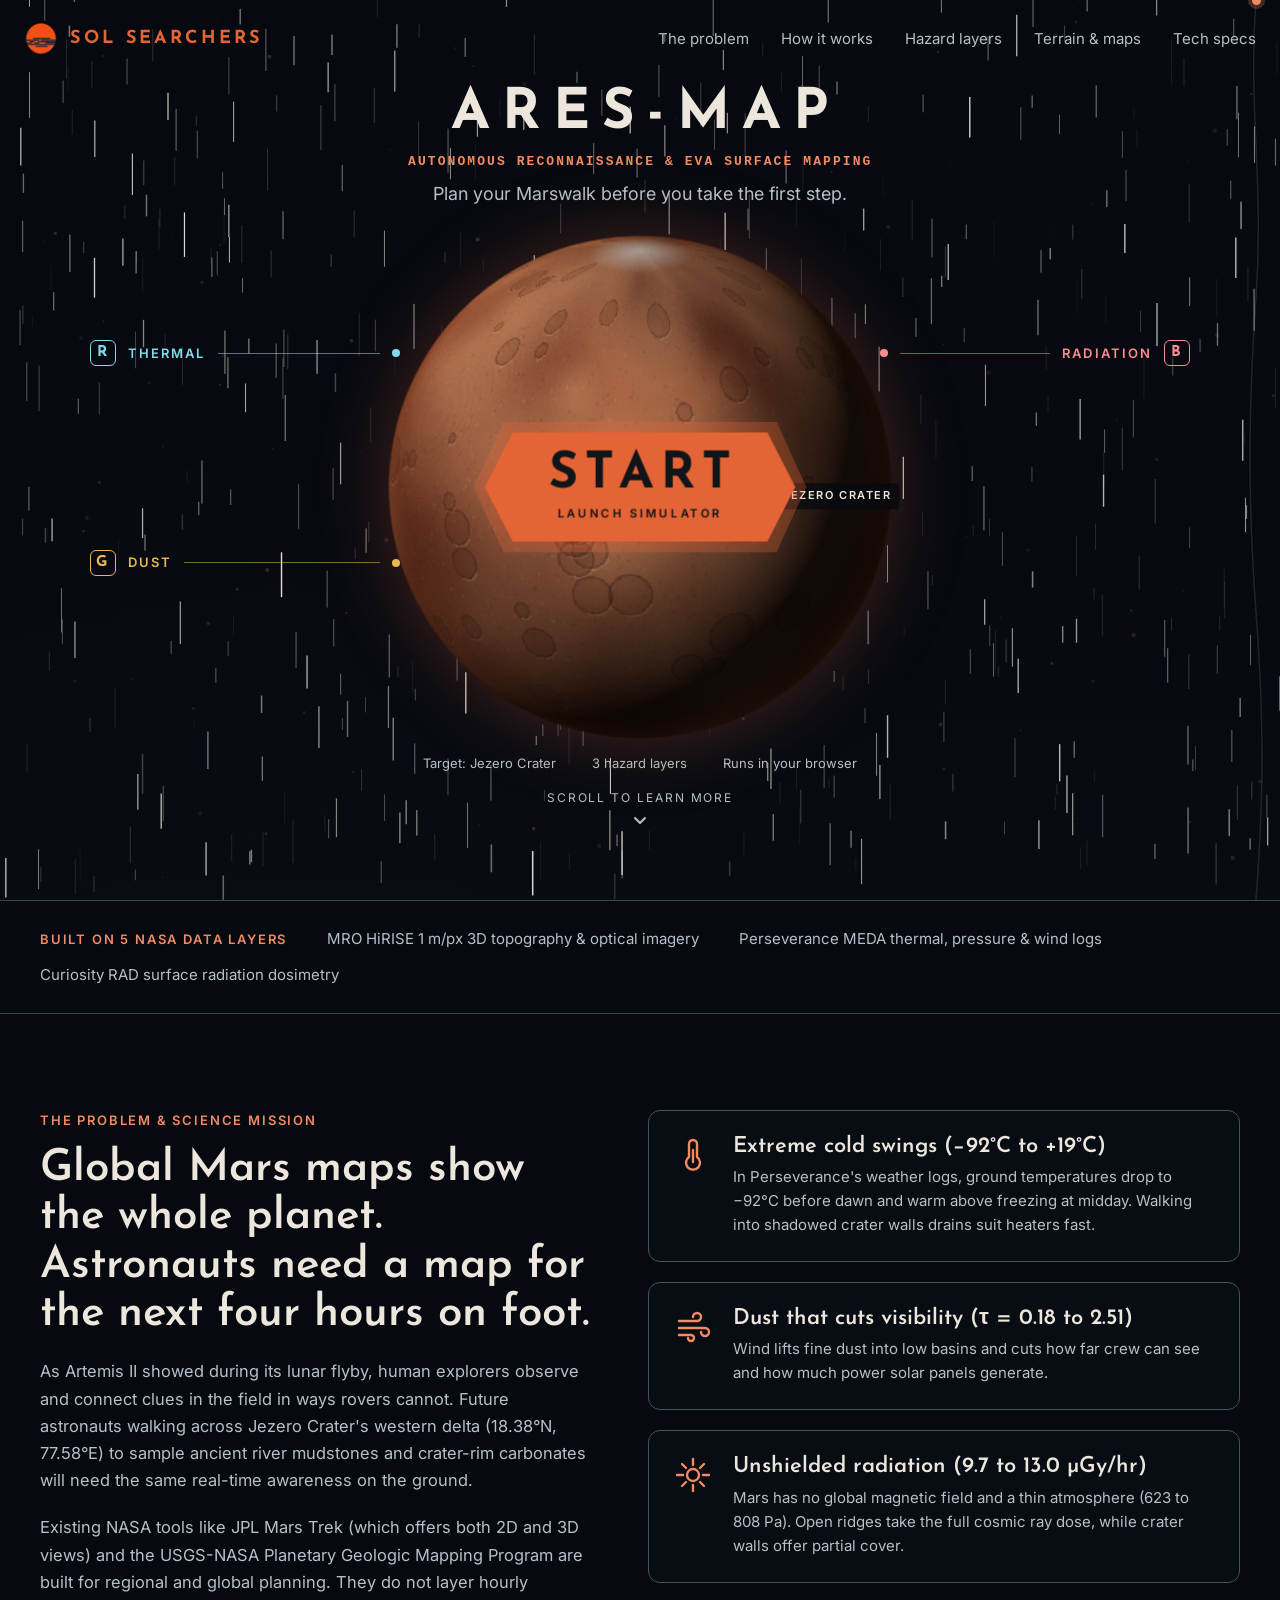
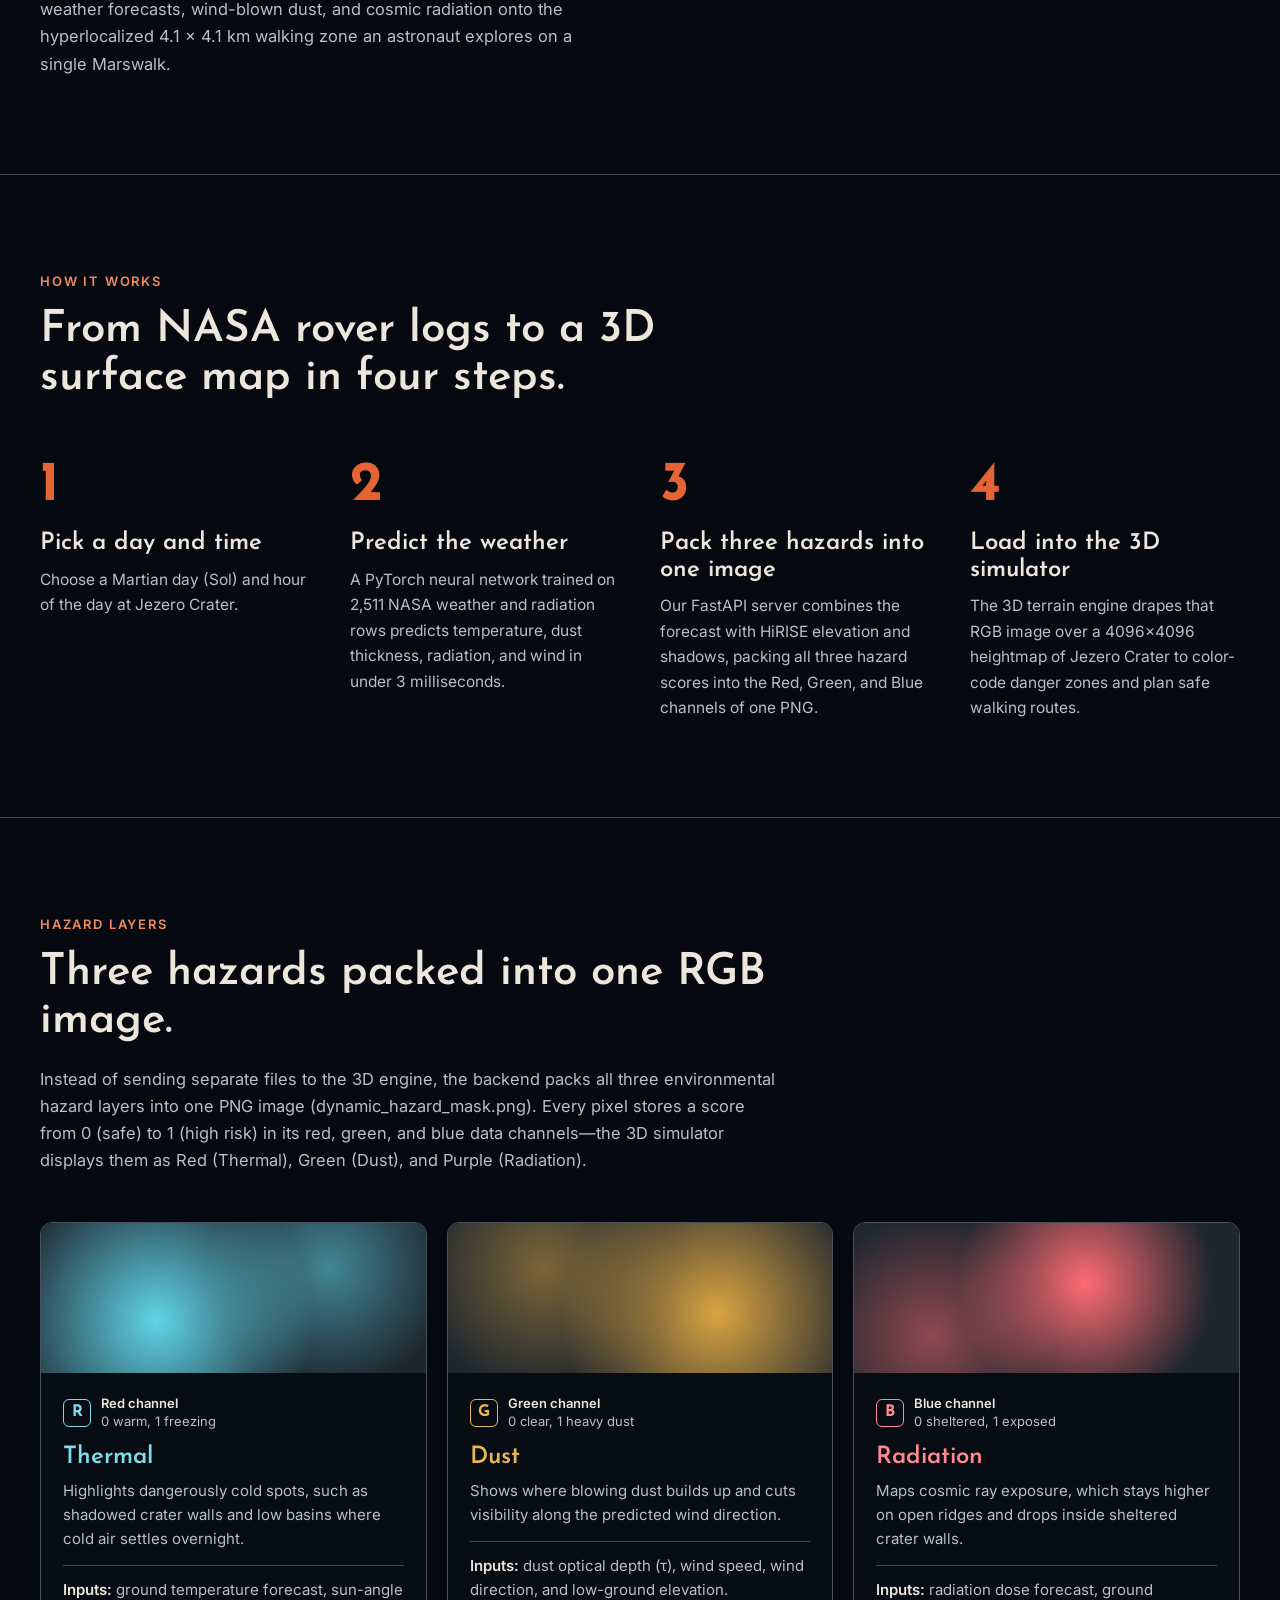
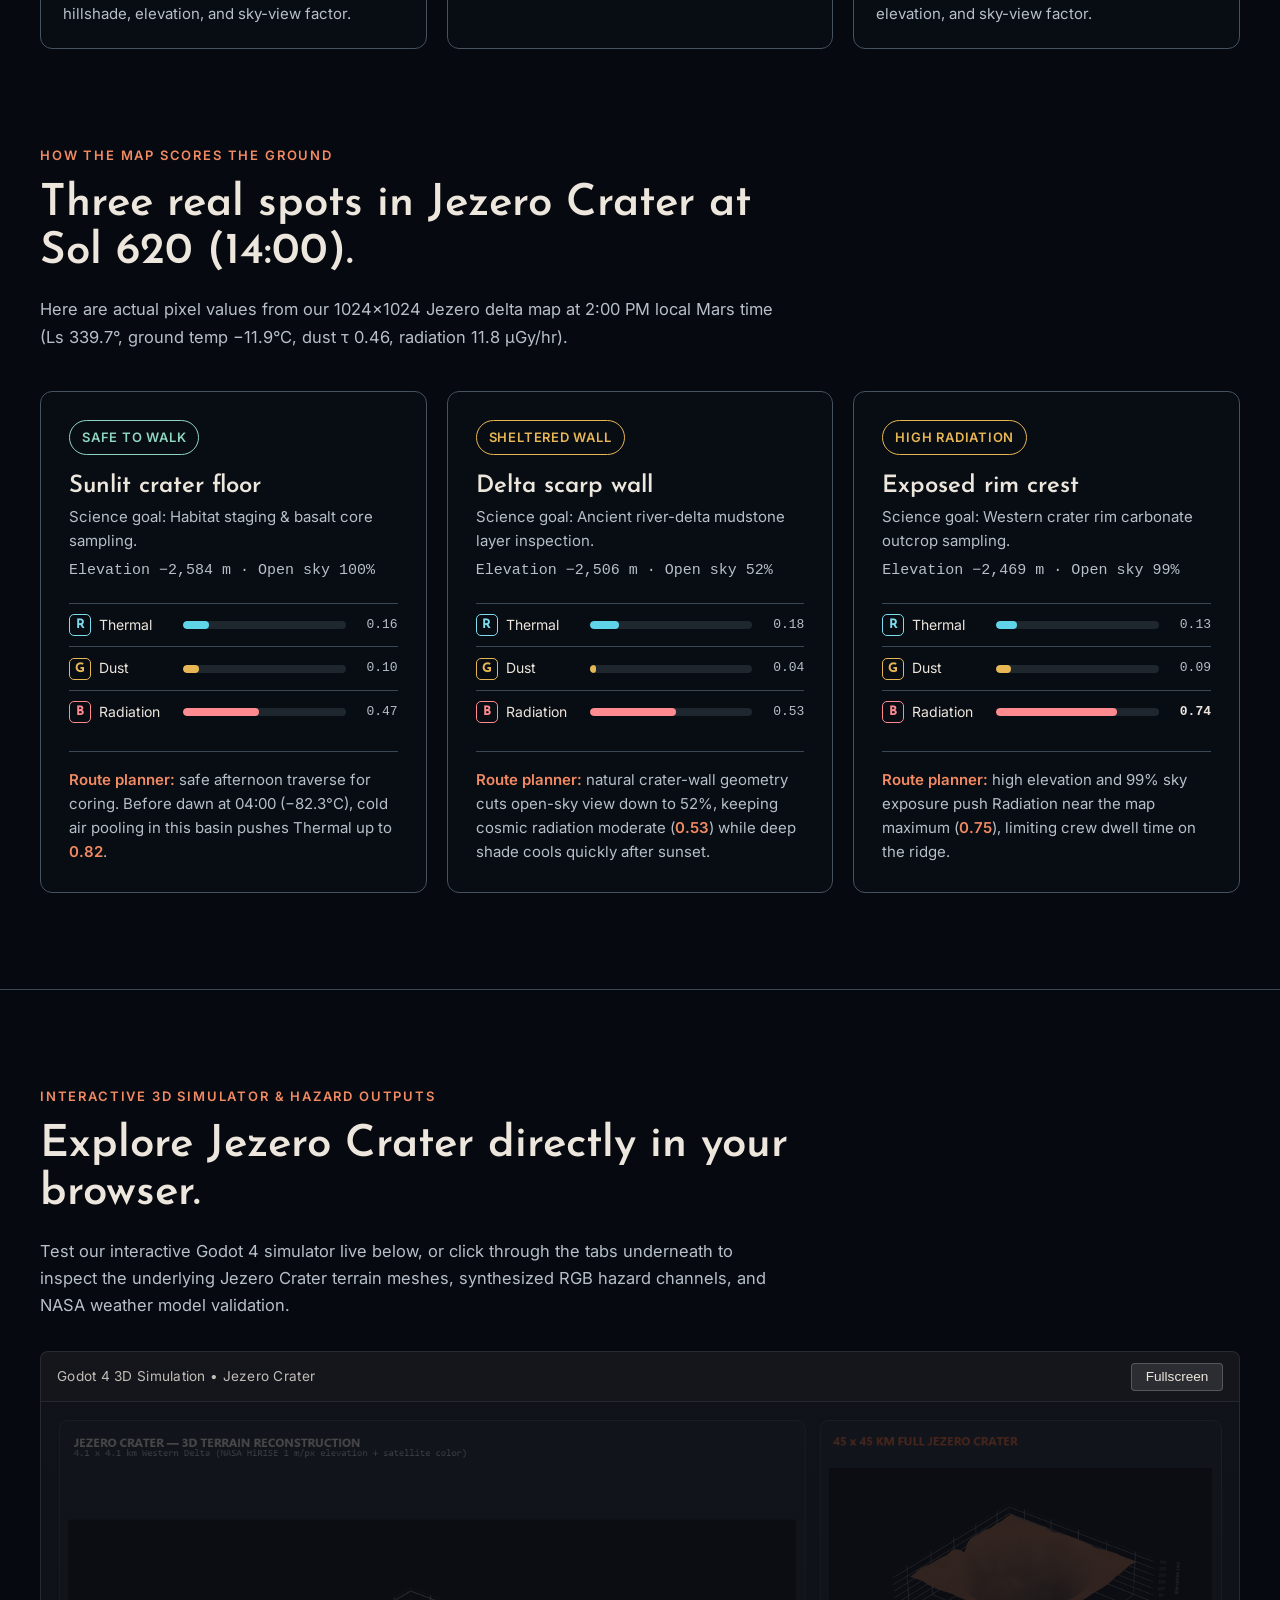
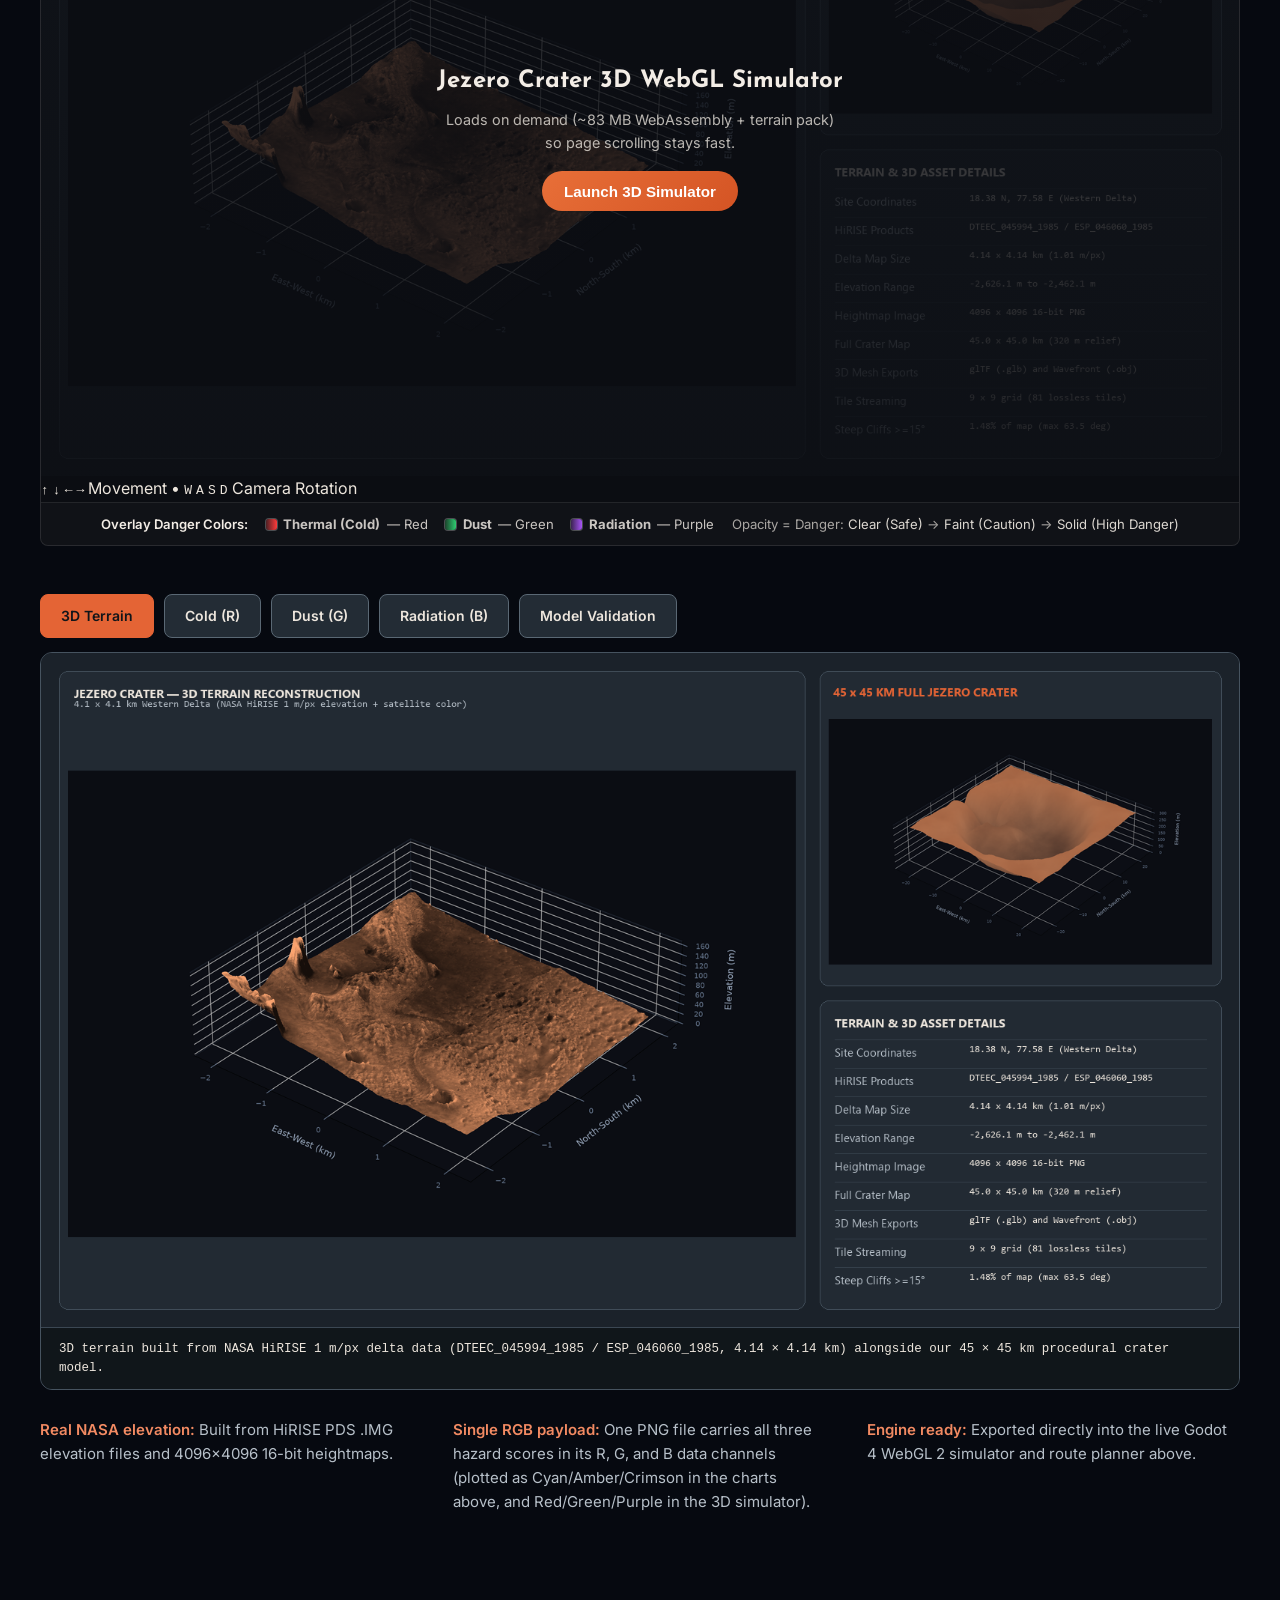
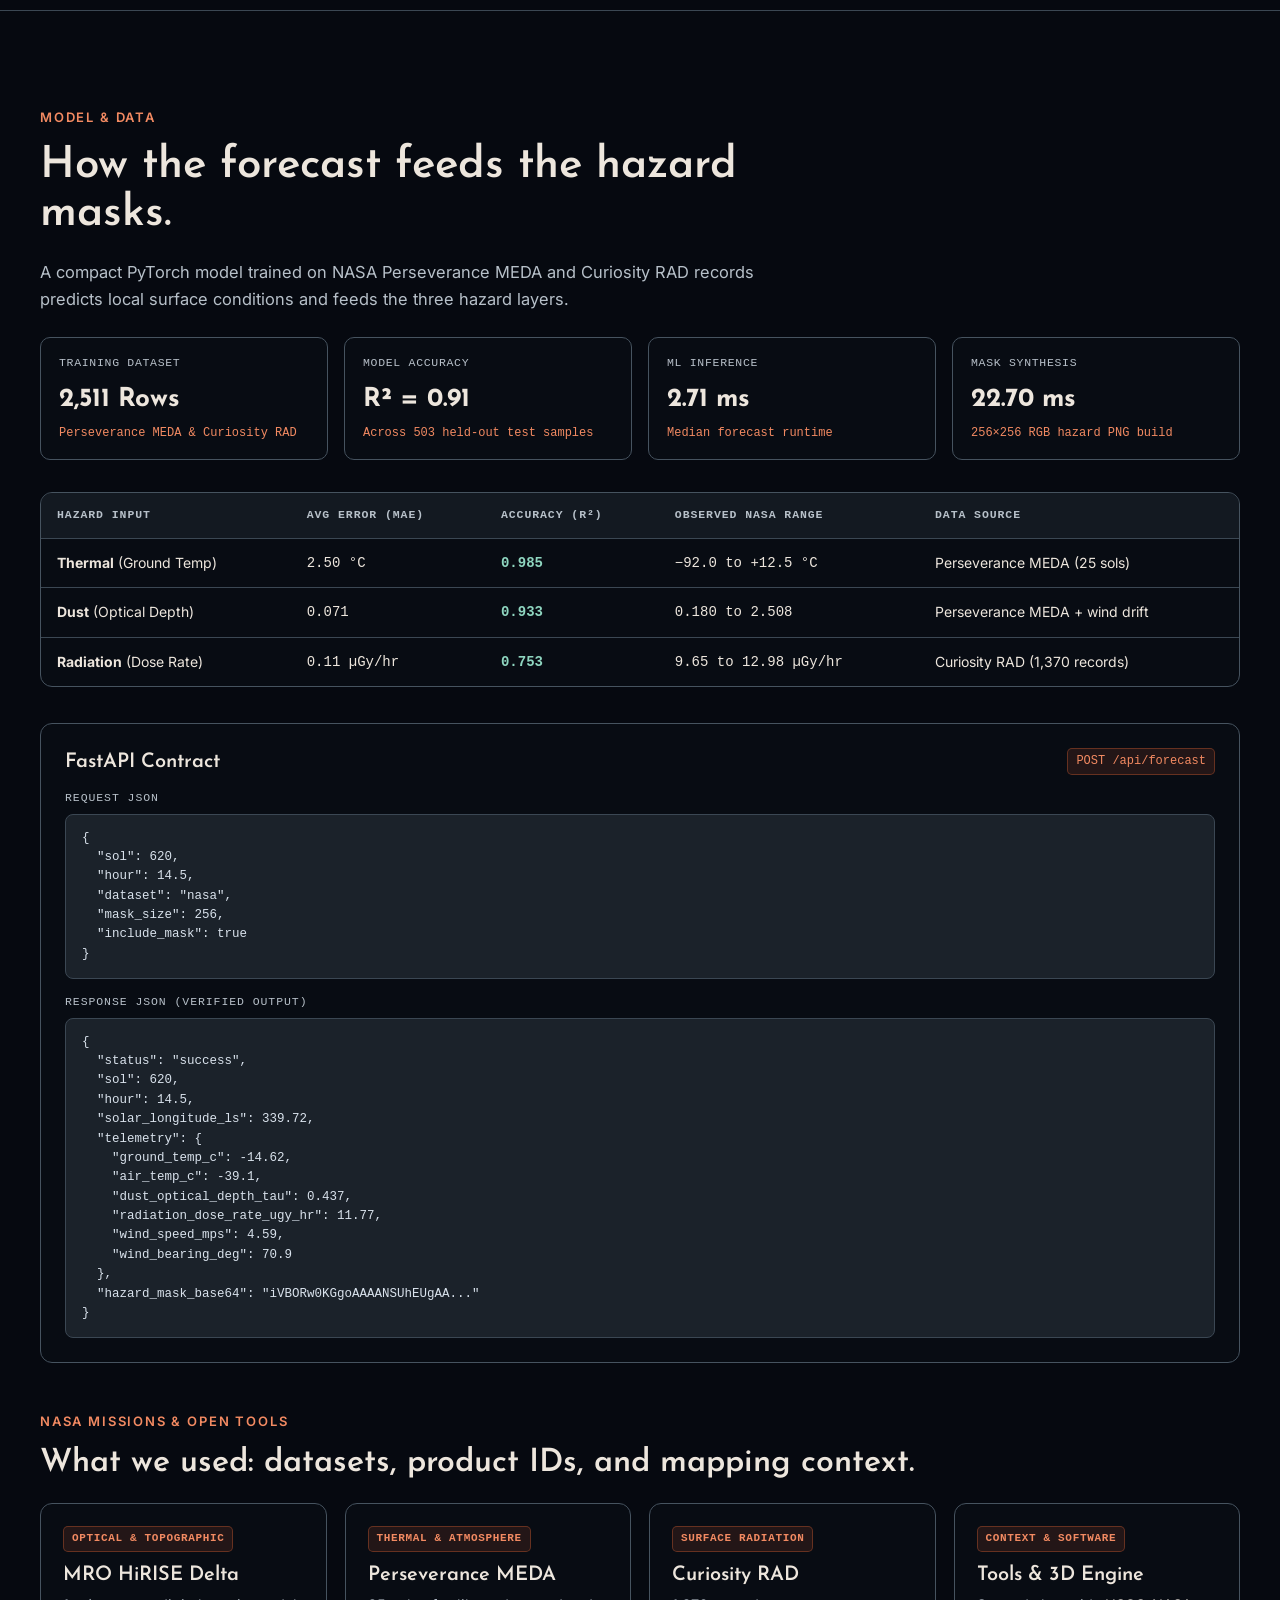
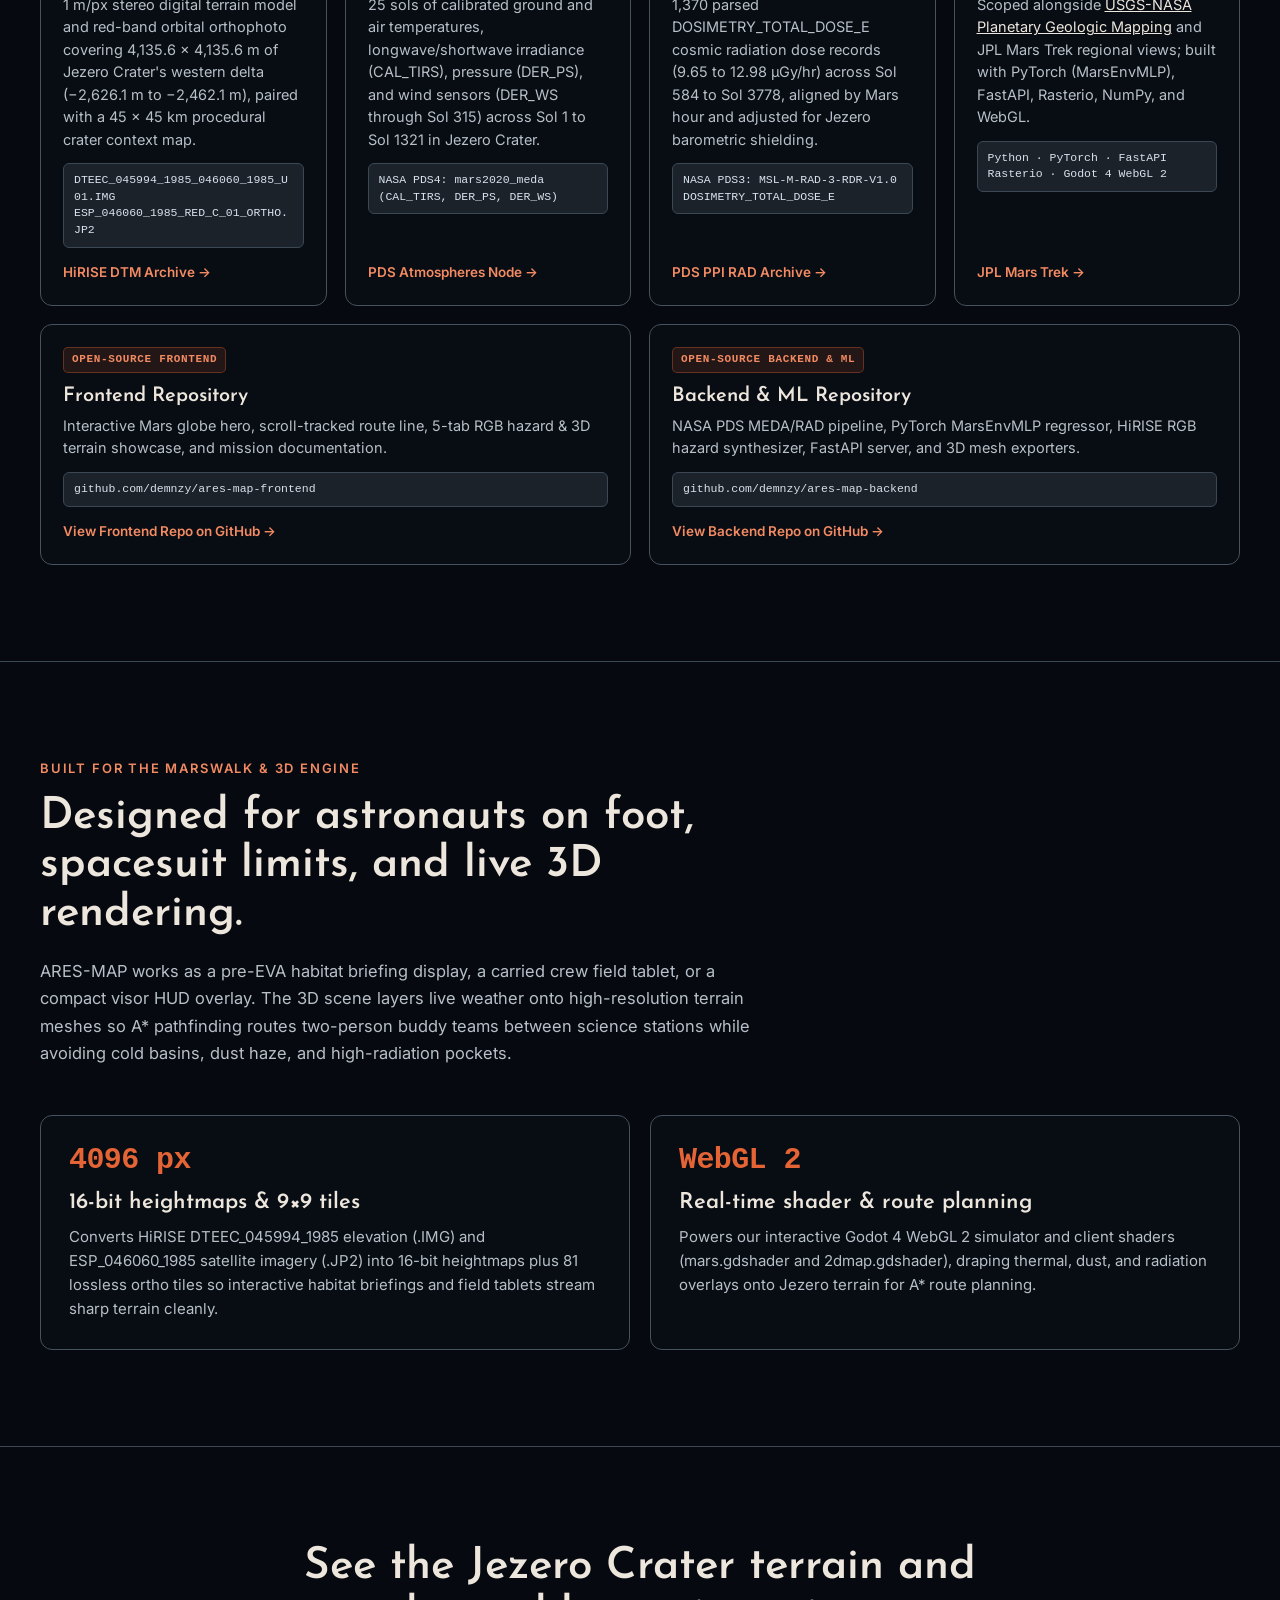
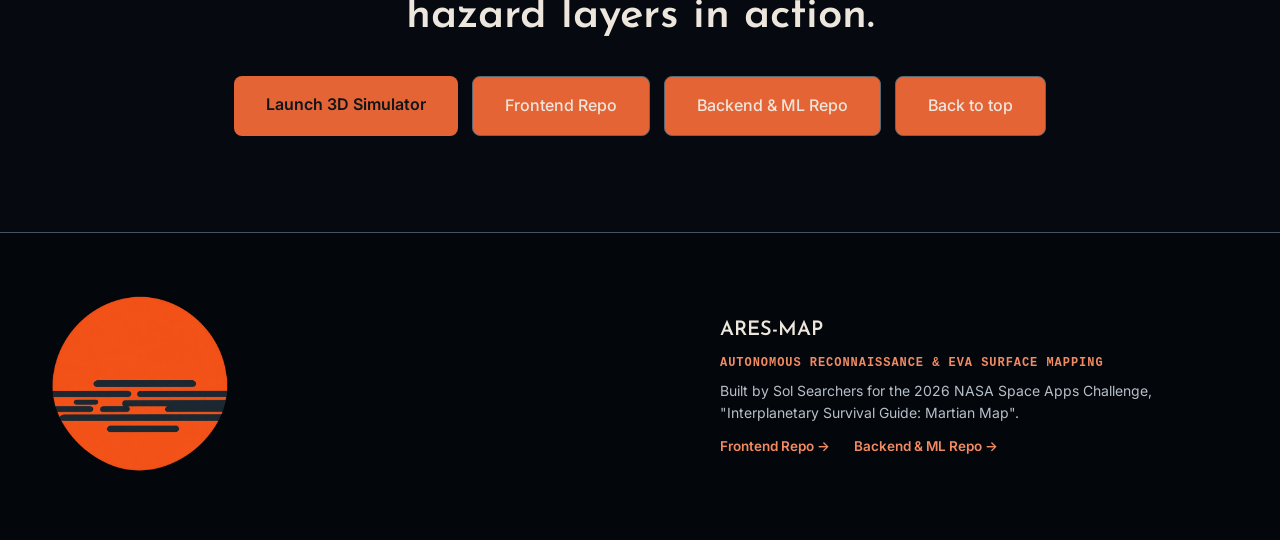
<file: index.html>
<!DOCTYPE html>
<html lang="en">
<head>
    <meta charset="UTF-8">
    <meta name="viewport" content="width=device-width, initial-scale=1.0">
    <title>ARES-MAP | Sol Searchers</title>
    <meta name="description" content="ARES-MAP combines NASA Mars data into one 3D map so astronauts can plan the safest Marswalk. NASA Space Apps Challenge 2026.">
    <link rel="icon" type="image/png" href="logo.png">
    <link rel="apple-touch-icon" href="logo.png">
    <link rel="preconnect" href="https://fonts.googleapis.com">
    <link rel="preconnect" href="https://fonts.gstatic.com" crossorigin>
    <link href="https://fonts.googleapis.com/css2?family=Inter:wght@400;500;600&family=Josefin+Sans:wght@400;600;700&display=swap" rel="stylesheet">
    <link rel="stylesheet" href="style.css">
</head>
<body>

    <!-- Moving background: stars, dust, Mars ridges. Reacts to scroll and mouse. -->
    <canvas id="space" aria-hidden="true"></canvas>

    <!-- Route line that draws itself down the right edge as you scroll -->
    <div class="route" aria-hidden="true">
        <svg viewBox="0 0 20 1000" preserveAspectRatio="none">
        <path class="route-track" d="M10 0 C 2 120, 18 200, 10 330 S 2 560, 10 680 S 18 880, 10 1000" pathLength="1"/>
        <path class="route-line" id="routeLine" d="M10 0 C 2 120, 18 200, 10 330 S 2 560, 10 680 S 18 880, 10 1000" pathLength="1"/>
        </svg>
        <i id="routeDot"></i>
    </div>

    <!-- NAV -->
    <header class="nav" id="nav">
        <div class="nav-inner">
        <a href="#top" class="brand">
            <img src="logo.png" alt="">
            <span>SOL SEARCHERS</span>
        </a>
        <nav class="nav-links" aria-label="Main">
            <a href="#problem">The problem</a>
            <a href="#how">How it works</a>
            <a href="#layers">Hazard layers</a>
            <a href="#simulator">Terrain &amp; maps</a>
            <a href="#specs">Tech specs</a>
            
        </nav>
        </div>
    </header>

    <main>

        <!-- FIRST SCREEN -->
        <section class="hero" id="top">
        <div class="hero-head" id="heroHead">
            <h1>ARES-MAP</h1>
            <p class="hero-acr">Autonomous Reconnaissance &amp; EVA Surface Mapping</p>
            <p>Plan your Marswalk before you take the first step.</p>
        </div>

        <div class="hero-stage" id="heroStage">
            <div class="globe-wrap" id="globeWrap">
            <canvas id="globe" width="420" height="420" aria-label="A slowly rotating globe of Mars. Drag to spin it."></canvas>

            <div class="jezero" id="jezero"><i></i><span>Jezero Crater</span></div>

            <!-- CHANGE href to your game's page or URL -->
            <a class="start" id="start" href="#simulator" aria-label="Start the simulator">
                <span class="start-body">
                <strong>START</strong>
                <small>Launch simulator</small>
                </span>
            </a>
            </div>

            <div class="callout left c1"><b style="--c:#7fdcec">R</b><span style="color:#7fdcec">Thermal</span><em style="background:#7fdcec"></em><i style="background:#7fdcec"></i></div>
            <div class="callout left c2"><b style="--c:#e8b755">G</b><span style="color:#e8b755">Dust</span><em style="background:#e8b755"></em><i style="background:#e8b755"></i></div>
            <div class="callout right c1"><i style="background:#ff8a90"></i><em style="background:#ff8a90"></em><span style="color:#ff8a90">Radiation</span><b style="--c:#ff8a90">B</b></div>
        </div>

        <p class="hero-meta"><span>Target: Jezero Crater</span><span>3 hazard layers</span><span>Runs in your browser</span></p>

        <a class="scroll-hint" href="#problem"><span>Scroll to learn more</span>
            <svg width="18" height="18" viewBox="0 0 18 18" fill="none" stroke="currentColor" stroke-width="2" stroke-linecap="round" stroke-linejoin="round" aria-hidden="true"><path d="M4 7l5 5 5-5"/></svg>
        </a>
        </section>

        <!-- DATA SOURCES STRIP -->
        <section class="strip">
            <div class="wrap strip-inner">
                <p class="eyebrow">Built on 5 NASA data layers</p>
                <p>MRO HiRISE 1 m/px 3D topography &amp; optical imagery</p>
                <p>Perseverance MEDA thermal, pressure &amp; wind logs</p>
                <p>Curiosity RAD surface radiation dosimetry</p>
            </div>
        </section>

        <!-- PROBLEM & SITE -->
        <section id="problem" class="section">
            <div class="wrap split">
                <div class="split-text">
                    <p class="eyebrow">The problem &amp; science mission</p>
                    <h2>Global Mars maps show the whole planet. Astronauts need a map for the next four hours on foot.</h2>
                    <p class="body">As Artemis II showed during its lunar flyby, human explorers observe and connect clues in the field in ways rovers cannot. Future astronauts walking across Jezero Crater's western delta (18.38°N, 77.58°E) to sample ancient river mudstones and crater-rim carbonates will need the same real-time awareness on the ground.</p>
                    <p class="body">Existing NASA tools like JPL Mars Trek (which offers both 2D and 3D views) and the USGS-NASA Planetary Geologic Mapping Program are built for regional and global planning. They do not layer hourly weather forecasts, wind-blown dust, and cosmic radiation onto the hyperlocalized 4.1 × 4.1 km walking zone an astronaut explores on a single Marswalk.</p>
                </div>
                <div class="stack">
                    <div class="fact">
                        <svg aria-hidden="true" width="40" height="40" viewBox="0 0 40 40" fill="none" stroke="currentColor" stroke-width="2.4" stroke-linecap="round" stroke-linejoin="round"><path d="M16 22V9a4 4 0 0 1 8 0v13a7 7 0 1 1-8 0Z"/><path d="M20 15v12"/></svg>
                        <div>
                            <h3>Extreme cold swings (−92°C to +19°C)</h3>
                            <p>In Perseverance's weather logs, ground temperatures drop to −92°C before dawn and warm above freezing at midday. Walking into shadowed crater walls drains suit heaters fast.</p>
                        </div>
                    </div>
                    <div class="fact">
                        <svg aria-hidden="true" width="40" height="40" viewBox="0 0 40 40" fill="none" stroke="currentColor" stroke-width="2.4" stroke-linecap="round" stroke-linejoin="round"><path d="M6 14h18a4 4 0 1 0-4-4"/><path d="M6 21h26a4 4 0 1 1-4 4"/><path d="M6 28h12a3 3 0 1 1-3 3"/></svg>
                        <div>
                            <h3>Dust that cuts visibility (τ = 0.18 to 2.51)</h3>
                            <p>Wind lifts fine dust into low basins and cuts how far crew can see and how much power solar panels generate.</p>
                        </div>
                    </div>
                    <div class="fact">
                        <svg aria-hidden="true" width="40" height="40" viewBox="0 0 40 40" fill="none" stroke="currentColor" stroke-width="2.4" stroke-linecap="round" stroke-linejoin="round"><circle cx="20" cy="20" r="6"/><path d="M20 4v6M20 30v6M4 20h6M30 20h6M9 9l4 4M27 27l4 4M31 9l-4 4M13 27l-4 4"/></svg>
                        <div>
                            <h3>Unshielded radiation (9.7 to 13.0 µGy/hr)</h3>
                            <p>Mars has no global magnetic field and a thin atmosphere (623 to 808 Pa). Open ridges take the full cosmic ray dose, while crater walls offer partial cover.</p>
                        </div>
                    </div>
                </div>
            </div>
        </section>

        <!-- HOW IT WORKS -->
        <section id="how" class="section band">
            <div class="wrap">
                <p class="eyebrow">How it works</p>
                <h2>From NASA rover logs to a 3D surface map in four steps.</h2>
                <div class="steps">
                    <div class="step">
                        <p class="num">1</p>
                        <h3>Pick a day and time</h3>
                        <p>Choose a Martian day (Sol) and hour of the day at Jezero Crater.</p>
                    </div>
                    <div class="step">
                        <p class="num">2</p>
                        <h3>Predict the weather</h3>
                        <p>A PyTorch neural network trained on 2,511 NASA weather and radiation rows predicts temperature, dust thickness, radiation, and wind in under 3 milliseconds.</p>
                    </div>
                    <div class="step">
                        <p class="num">3</p>
                        <h3>Pack three hazards into one image</h3>
                        <p>Our FastAPI server combines the forecast with HiRISE elevation and shadows, packing all three hazard scores into the Red, Green, and Blue channels of one PNG.</p>
                    </div>
                    <div class="step">
                        <p class="num">4</p>
                        <h3>Load into the 3D simulator</h3>
                        <p>The 3D terrain engine drapes that RGB image over a 4096×4096 heightmap of Jezero Crater to color-code danger zones and plan safe walking routes.</p>
                    </div>
                </div>
            </div>
        </section>

        <!-- HAZARD LAYERS -->
        <section id="layers" class="section">
            <div class="wrap">
                <p class="eyebrow">Hazard layers</p>
                <h2>Three hazards packed into one RGB image.</h2>
                <p class="body">Instead of sending separate files to the 3D engine, the backend packs all three environmental hazard layers into one PNG image (dynamic_hazard_mask.png). Every pixel stores a score from 0 (safe) to 1 (high risk) in its red, green, and blue data channels—the 3D simulator displays them as Red (Thermal), Green (Dust), and Purple (Radiation).</p>
                <div class="cards">
                    <article class="card" data-tint="0">
                        <div class="thumb thumb-thermal"></div>
                        <div class="card-body">
                            <div class="chan" style="--c:#7FDCEC"><b>R</b><span><strong>Red channel</strong>0 warm, 1 freezing</span></div>
                            <h3 style="color:#7FDCEC">Thermal</h3>
                            <p>Highlights dangerously cold spots, such as shadowed crater walls and low basins where cold air settles overnight.</p>
                            <p class="layer-inputs"><strong>Inputs:</strong> ground temperature forecast, sun-angle hillshade, elevation, and sky-view factor.</p>
                        </div>
                    </article>
                    <article class="card" data-tint="1">
                        <div class="thumb thumb-dust"></div>
                        <div class="card-body">
                            <div class="chan" style="--c:#E8B755"><b>G</b><span><strong>Green channel</strong>0 clear, 1 heavy dust</span></div>
                            <h3 style="color:#E8B755">Dust</h3>
                            <p>Shows where blowing dust builds up and cuts visibility along the predicted wind direction.</p>
                            <p class="layer-inputs"><strong>Inputs:</strong> dust optical depth (τ), wind speed, wind direction, and low-ground elevation.</p>
                        </div>
                    </article>
                    <article class="card" data-tint="2">
                        <div class="thumb thumb-radiation"></div>
                        <div class="card-body">
                            <div class="chan" style="--c:#FF8A90"><b>B</b><span><strong>Blue channel</strong>0 sheltered, 1 exposed</span></div>
                            <h3 style="color:#FF8A90">Radiation</h3>
                            <p>Maps cosmic ray exposure, which stays higher on open ridges and drops inside sheltered crater walls.</p>
                            <p class="layer-inputs"><strong>Inputs:</strong> radiation dose forecast, ground elevation, and sky-view factor.</p>
                        </div>
                    </article>
                </div>
            </div>
        </section>

        <!-- THREE REAL SPOTS -->
        <section id="spots" class="section spots">
            <div class="wrap">
                <p class="eyebrow">How the map scores the ground</p>
                <h2>Three real spots in Jezero Crater at Sol 620 (14:00).</h2>
                <p class="body">Here are actual pixel values from our 1024×1024 Jezero delta map at 2:00 PM local Mars time (Ls 339.7°, ground temp −11.9°C, dust τ 0.46, radiation 11.8 µGy/hr).</p>

                <div class="cards spot-list">
                    <article class="spot">
                        <span class="verdict verdict-safe">Safe to walk</span>
                        <h3>Sunlit crater floor</h3>
                        <p class="spot-desc">Science goal: Habitat staging &amp; basalt core sampling.</p>
                        <p class="spot-meta">Elevation −2,584 m · Open sky 100%</p>
                        <ul class="meters">
                            <li><span class="m-name"><b style="--c:#7FDCEC">R</b>Thermal</span><span class="m-bar"><i style="width:16%;background:#5fd4e8"></i></span><span class="m-level">0.16</span></li>
                            <li><span class="m-name"><b style="--c:#E8B755">G</b>Dust</span><span class="m-bar"><i style="width:10%;background:#e8b755"></i></span><span class="m-level">0.10</span></li>
                            <li><span class="m-name"><b style="--c:#FF8A90">B</b>Radiation</span><span class="m-bar"><i style="width:47%;background:#ff8a90"></i></span><span class="m-level">0.47</span></li>
                        </ul>
                        <p class="spot-result"><strong>Route planner:</strong> safe afternoon traverse for coring. Before dawn at 04:00 (−82.3°C), cold air pooling in this basin pushes Thermal up to <strong>0.82</strong>.</p>
                    </article>

                    <article class="spot">
                        <span class="verdict verdict-risk">Sheltered wall</span>
                        <h3>Delta scarp wall</h3>
                        <p class="spot-desc">Science goal: Ancient river-delta mudstone layer inspection.</p>
                        <p class="spot-meta">Elevation −2,506 m · Open sky 52%</p>
                        <ul class="meters">
                            <li><span class="m-name"><b style="--c:#7FDCEC">R</b>Thermal</span><span class="m-bar"><i style="width:18%;background:#5fd4e8"></i></span><span class="m-level">0.18</span></li>
                            <li><span class="m-name"><b style="--c:#E8B755">G</b>Dust</span><span class="m-bar"><i style="width:4%;background:#e8b755"></i></span><span class="m-level">0.04</span></li>
                            <li><span class="m-name"><b style="--c:#FF8A90">B</b>Radiation</span><span class="m-bar"><i style="width:53%;background:#ff8a90"></i></span><span class="m-level">0.53</span></li>
                        </ul>
                        <p class="spot-result"><strong>Route planner:</strong> natural crater-wall geometry cuts open-sky view down to 52%, keeping cosmic radiation moderate (<strong>0.53</strong>) while deep shade cools quickly after sunset.</p>
                    </article>

                    <article class="spot">
                        <span class="verdict verdict-risk">High radiation</span>
                        <h3>Exposed rim crest</h3>
                        <p class="spot-desc">Science goal: Western crater rim carbonate outcrop sampling.</p>
                        <p class="spot-meta">Elevation −2,469 m · Open sky 99%</p>
                        <ul class="meters">
                            <li><span class="m-name"><b style="--c:#7FDCEC">R</b>Thermal</span><span class="m-bar"><i style="width:13%;background:#5fd4e8"></i></span><span class="m-level">0.13</span></li>
                            <li><span class="m-name"><b style="--c:#E8B755">G</b>Dust</span><span class="m-bar"><i style="width:9%;background:#e8b755"></i></span><span class="m-level">0.09</span></li>
                            <li><span class="m-name"><b style="--c:#FF8A90">B</b>Radiation</span><span class="m-bar"><i style="width:74%;background:#ff8a90"></i></span><span class="m-level is-high">0.74</span></li>
                        </ul>
                        <p class="spot-result"><strong>Route planner:</strong> high elevation and 99% sky exposure push Radiation near the map maximum (<strong>0.75</strong>), limiting crew dwell time on the ridge.</p>
                    </article>
                </div>
            </div>
        </section>


        <!-- TERRAIN & LAYER OUTPUTS -->
        <section id="simulator" class="section band">
            <div class="wrap">
                <p class="eyebrow">Interactive 3D Simulator &amp; Hazard Outputs</p>
                <h2>Explore Jezero Crater directly in your browser.</h2>
                <p class="body">Test our interactive Godot 4 simulator live below, or click through the tabs underneath to inspect the underlying Jezero Crater terrain meshes, synthesized RGB hazard channels, and NASA weather model validation.</p>

                <!-- LIVE GODOT SIMULATOR FRAME -->
                <div class="godot-wrapper" id="godot-wrapper">
                    <div class="godot-toolbar">
                        <span class="godot-status">Godot 4 3D Simulation • Jezero Crater</span>
                        <div class="godot-toolbar-actions">
                            <button type="button" id="godot-unload-btn" class="godot-fs-btn" style="display: none;">
                                Unload
                            </button>
                            <button type="button" id="godot-fullscreen-btn" class="godot-fs-btn">
                                Fullscreen
                            </button>
                        </div>
                    </div>
                    <div class="godot-frame-box" id="godot-frame-box">
                        <div class="godot-launch-cover" id="godot-launch-cover">
                            <h3>Jezero Crater 3D WebGL Simulator</h3>
                            <p>Loads on demand (~83 MB WebAssembly + terrain pack) so page scrolling stays fast.</p>
                            <button type="button" id="godot-launch-btn" class="godot-launch-btn">Launch 3D Simulator</button>
                        </div>
                    </div>
                    <div class="godot-controls">
                        <span class="control-item"><kbd>↑</kbd> <kbd>↓</kbd> <kbd>←</kbd> <kbd>→</kbd> Movement</span>
                        <span class="control-divider">•</span>
                        <span class="control-item"><kbd>W</kbd> <kbd>A</kbd> <kbd>S</kbd> <kbd>D</kbd> Camera Rotation</span>
                    </div>
                    <div class="godot-hazard-legend" aria-label="3D Simulator Hazard Color Legend">
                        <span class="legend-title">Overlay Danger Colors:</span>
                        <span class="hazard-chip"><span class="hazard-swatch swatch-thermal"></span><strong>Thermal (Cold)</strong> — Red</span>
                        <span class="hazard-chip"><span class="hazard-swatch swatch-dust"></span><strong>Dust</strong> — Green</span>
                        <span class="hazard-chip"><span class="hazard-swatch swatch-radiation"></span><strong>Radiation</strong> — Purple</span>
                        <span class="hazard-scale">Opacity = Danger: <em>Clear (Safe)</em> → <em>Faint (Caution)</em> → <em>Solid (High Danger)</em></span>
                    </div>
                </div>

                <!-- Mobile fallback notice -->
                <div class="mobile-notice" id="mobile-notice" style="display: none;">
                    <p>💻 <strong>Note:</strong> The interactive 3D Godot simulator requires a desktop or laptop computer with keyboard and mouse controls. Please visit on a computer to test it live!</p>
                </div>

                <!-- EXISTING DATA & LAYER TABS -->
                <div class="sim" id="sim">
                    <div class="sim-tabs" role="group" aria-label="Terrain and hazard layer outputs">
                        <button type="button" class="sim-tab is-active" data-slide="terrain" aria-pressed="true">3D Terrain</button>
                        <button type="button" class="sim-tab" data-slide="thermal" aria-pressed="false">Cold (R)</button>
                        <button type="button" class="sim-tab" data-slide="dust" aria-pressed="false">Dust (G)</button>
                        <button type="button" class="sim-tab" data-slide="radiation" aria-pressed="false">Radiation (B)</button>
                        <button type="button" class="sim-tab" data-slide="validation" aria-pressed="false">Model Validation</button>
                    </div>

                    <div class="sim-stage">
                        <figure class="slide is-active" data-slide="terrain">
                            <img src="images/terrain.png" alt="3D terrain view of Jezero Crater western delta and full 45 km crater">
                            <div class="slide-empty"><strong>3D Terrain</strong><span>images/terrain.png not found</span></div>
                            <figcaption>3D terrain built from NASA HiRISE 1 m/px delta data (DTEEC_045994_1985 / ESP_046060_1985, 4.14 × 4.14 km) alongside our 45 × 45 km procedural crater model.</figcaption>
                        </figure>

                        <figure class="slide" data-slide="thermal">
                            <img src="images/thermal.png" alt="Red channel cold hazard map at Sol 620, 04:00 local time">
                            <div class="slide-empty"><strong>Cold (R)</strong><span>images/thermal.png not found</span></div>
                            <figcaption>Red data channel (Sol 620, 04:00, ground temp −82.3°C): shadowed terrain and low cold basins (plotted here in cyan; shown in Red inside the 3D simulator).</figcaption>
                        </figure>

                        <figure class="slide" data-slide="dust">
                            <img src="images/dust.png" alt="Green channel dust and wind drift map at Sol 620, 04:00 local time">
                            <div class="slide-empty"><strong>Dust (G)</strong><span>images/dust.png not found</span></div>
                            <figcaption>Green data channel (Sol 620, 04:00, optical depth 1.11): wind-driven dust bands settling in low terrain (plotted here in amber; shown in Green inside the 3D simulator).</figcaption>
                        </figure>

                        <figure class="slide" data-slide="radiation">
                            <img src="images/radiation.png" alt="Blue channel radiation exposure map at Sol 620, 14:00 local time">
                            <div class="slide-empty"><strong>Radiation (B)</strong><span>images/radiation.png not found</span></div>
                            <figcaption>Blue data channel (Sol 620, 14:00, 11.8 µGy/hr): higher cosmic dose on exposed ridges, lower behind crater walls (plotted here in crimson; shown in Purple inside the 3D simulator).</figcaption>
                        </figure>

                        <figure class="slide" data-slide="validation">
                            <img src="images/ml_validation.png" alt="PyTorch MarsEnvMLP validation plots compared to NASA Perseverance and Curiosity measurements">
                            <div class="slide-empty"><strong>Model Validation</strong><span>images/ml_validation.png not found</span></div>
                            <figcaption>Weather model predictions compared against held-out NASA Perseverance MEDA and Curiosity RAD measurements (average R² = 0.91).</figcaption>
                        </figure>
                    </div>
                </div>

                <div class="captions">
                    <p><span>Real NASA elevation:</span> Built from HiRISE PDS .IMG elevation files and 4096×4096 16-bit heightmaps.</p>
                    <p><span>Single RGB payload:</span> One PNG file carries all three hazard scores in its R, G, and B data channels (plotted as Cyan/Amber/Crimson in the charts above, and Red/Green/Purple in the 3D simulator).</p>
                    <p><span>Engine ready:</span> Exported directly into the live Godot 4 WebGL 2 simulator and route planner above.</p>
                </div>
            </div>
        </section>

        <!-- TECHNICAL SPECIFICATIONS -->
        <section id="specs" class="section">
            <div class="wrap">
                <p class="eyebrow">Model &amp; Data</p>
                <h2>How the forecast feeds the hazard masks.</h2>
                <p class="body">A compact PyTorch model trained on NASA Perseverance MEDA and Curiosity RAD records predicts local surface conditions and feeds the three hazard layers.</p>

                <div class="spec-summary-grid">
                    <div class="stat-box">
                        <div class="k">Training Dataset</div>
                        <div class="v">2,511 Rows</div>
                        <div class="s">Perseverance MEDA &amp; Curiosity RAD</div>
                    </div>
                    <div class="stat-box">
                        <div class="k">Model Accuracy</div>
                        <div class="v">R² = 0.91</div>
                        <div class="s">Across 503 held-out test samples</div>
                    </div>
                    <div class="stat-box">
                        <div class="k">ML Inference</div>
                        <div class="v">2.71 ms</div>
                        <div class="s">Median forecast runtime</div>
                    </div>
                    <div class="stat-box">
                        <div class="k">Mask Synthesis</div>
                        <div class="v">22.70 ms</div>
                        <div class="s">256×256 RGB hazard PNG build</div>
                    </div>
                </div>

                <div class="spec-table-wrap">
                    <table class="spec-table">
                        <thead>
                            <tr>
                                <th>Hazard Input</th>
                                <th>Avg Error (MAE)</th>
                                <th>Accuracy (R²)</th>
                                <th>Observed NASA Range</th>
                                <th>Data Source</th>
                            </tr>
                        </thead>
                        <tbody>
                            <tr>
                                <td><strong>Thermal</strong> (Ground Temp)</td>
                                <td class="num-cell">2.50 °C</td>
                                <td class="r2-cell">0.985</td>
                                <td class="num-cell">−92.0 to +12.5 °C</td>
                                <td>Perseverance MEDA (25 sols)</td>
                            </tr>
                            <tr>
                                <td><strong>Dust</strong> (Optical Depth)</td>
                                <td class="num-cell">0.071</td>
                                <td class="r2-cell">0.933</td>
                                <td class="num-cell">0.180 to 2.508</td>
                                <td>Perseverance MEDA + wind drift</td>
                            </tr>
                            <tr>
                                <td><strong>Radiation</strong> (Dose Rate)</td>
                                <td class="num-cell">0.11 µGy/hr</td>
                                <td class="r2-cell">0.753</td>
                                <td class="num-cell">9.65 to 12.98 µGy/hr</td>
                                <td>Curiosity RAD (1,370 records)</td>
                            </tr>
                        </tbody>
                    </table>
                </div>

                <div class="protocol-grid" style="grid-template-columns: 1fr;">
                    <div class="tech-card">
                        <div class="tech-card-head">
                            <h3>FastAPI Contract</h3>
                            <span class="mono-tag">POST /api/forecast</span>
                        </div>
                        <p class="code-label">Request JSON</p>
                        <pre class="code-block">{
  "sol": 620,
  "hour": 14.5,
  "dataset": "nasa",
  "mask_size": 256,
  "include_mask": true
}</pre>
                        <p class="code-label">Response JSON (verified output)</p>
                        <pre class="code-block">{
  "status": "success",
  "sol": 620,
  "hour": 14.5,
  "solar_longitude_ls": 339.72,
  "telemetry": {
    "ground_temp_c": -14.62,
    "air_temp_c": -39.1,
    "dust_optical_depth_tau": 0.437,
    "radiation_dose_rate_ugy_hr": 11.77,
    "wind_speed_mps": 4.59,
    "wind_bearing_deg": 70.9
  },
  "hazard_mask_base64": "iVBORw0KGgoAAAANSUhEUgAA..."
}</pre>
                    </div>
                </div>

                <div class="ref-block" id="references">
                    <p class="eyebrow">NASA Missions &amp; Open Tools</p>
                    <h3 class="ref-block-title">What we used: datasets, product IDs, and mapping context.</h3>
                    <div class="ref-grid">
                        <article class="ref-card">
                            <span class="ref-badge">Optical &amp; Topographic</span>
                            <h3>MRO HiRISE Delta</h3>
                            <p>1 m/px stereo digital terrain model and red-band orbital orthophoto covering 4,135.6 × 4,135.6 m of Jezero Crater's western delta (−2,626.1 m to −2,462.1 m), paired with a 45 × 45 km procedural crater context map.</p>
                            <div class="ref-id">DTEEC_045994_1985_046060_1985_U01.IMG<br>ESP_046060_1985_RED_C_01_ORTHO.JP2</div>
                            <a class="ref-link" href="https://www.uahirise.org/dtm/dtm.php?ID=ESP_045994_1985" target="_blank" rel="noopener">HiRISE DTM Archive &rarr;</a>
                        </article>

                        <article class="ref-card">
                            <span class="ref-badge">Thermal &amp; Atmosphere</span>
                            <h3>Perseverance MEDA</h3>
                            <p>25 sols of calibrated ground and air temperatures, longwave/shortwave irradiance (CAL_TIRS), pressure (DER_PS), and wind sensors (DER_WS through Sol 315) across Sol 1 to Sol 1321 in Jezero Crater.</p>
                            <div class="ref-id">NASA PDS4: mars2020_meda<br>(CAL_TIRS, DER_PS, DER_WS)</div>
                            <a class="ref-link" href="https://atmos.nmsu.edu/PDS/data/PDS4/Mars2020/mars2020_meda" target="_blank" rel="noopener">PDS Atmospheres Node &rarr;</a>
                        </article>

                        <article class="ref-card">
                            <span class="ref-badge">Surface Radiation</span>
                            <h3>Curiosity RAD</h3>
                            <p>1,370 parsed DOSIMETRY_TOTAL_DOSE_E cosmic radiation dose records (9.65 to 12.98 µGy/hr) across Sol 584 to Sol 3778, aligned by Mars hour and adjusted for Jezero barometric shielding.</p>
                            <div class="ref-id">NASA PDS3: MSL-M-RAD-3-RDR-V1.0<br>DOSIMETRY_TOTAL_DOSE_E</div>
                            <a class="ref-link" href="https://pds-ppi.igpp.ucla.edu/data/MSL-M-RAD-3-RDR-V1.0/DATA" target="_blank" rel="noopener">PDS PPI RAD Archive &rarr;</a>
                        </article>

                        <article class="ref-card">
                            <span class="ref-badge">Context &amp; Software</span>
                            <h3>Tools &amp; 3D Engine</h3>
                            <p>Scoped alongside <a href="https://www.usgs.gov/centers/astrogeology-science-center" target="_blank" rel="noopener" style="color:var(--sand);text-decoration:underline;">USGS-NASA Planetary Geologic Mapping</a> and JPL Mars Trek regional views; built with PyTorch (MarsEnvMLP), FastAPI, Rasterio, NumPy, and WebGL.</p>
                            <div class="ref-id">Python · PyTorch · FastAPI<br>Rasterio · Godot 4 WebGL 2</div>
                            <a class="ref-link" href="https://trek.nasa.gov/mars/" target="_blank" rel="noopener">JPL Mars Trek &rarr;</a>
                        </article>
                    </div>

                    <div class="repo-grid">
                        <article class="ref-card repo-card">
                            <span class="ref-badge">Open-Source Frontend</span>
                            <h3>Frontend Repository</h3>
                            <p>Interactive Mars globe hero, scroll-tracked route line, 5-tab RGB hazard &amp; 3D terrain showcase, and mission documentation.</p>
                            <div class="ref-id">github.com/demnzy/ares-map-frontend</div>
                            <a class="ref-link" href="https://github.com/demnzy/ares-map-frontend" target="_blank" rel="noopener">View Frontend Repo on GitHub &rarr;</a>
                        </article>

                        <article class="ref-card repo-card">
                            <span class="ref-badge">Open-Source Backend &amp; ML</span>
                            <h3>Backend &amp; ML Repository</h3>
                            <p>NASA PDS MEDA/RAD pipeline, PyTorch MarsEnvMLP regressor, HiRISE RGB hazard synthesizer, FastAPI server, and 3D mesh exporters.</p>
                            <div class="ref-id">github.com/demnzy/ares-map-backend</div>
                            <a class="ref-link" href="https://github.com/demnzy/ares-map-backend" target="_blank" rel="noopener">View Backend Repo on GitHub &rarr;</a>
                        </article>
                    </div>
                </div>
            </div>
        </section>

        <!-- MARSWALK & 3D ASSET PIPELINE -->
        <section id="marswalk" class="section band">
            <div class="wrap">
                <p class="eyebrow">Built for the Marswalk &amp; 3D Engine</p>
                <h2>Designed for astronauts on foot, spacesuit limits, and live 3D rendering.</h2>
                <p class="body">ARES-MAP works as a pre-EVA habitat briefing display, a carried crew field tablet, or a compact visor HUD overlay. The 3D scene layers live weather onto high-resolution terrain meshes so A* pathfinding routes two-person buddy teams between science stations while avoiding cold basins, dust haze, and high-radiation pockets.</p>
                <div class="cards three">
                    <article class="tile">
                        <p class="big">4096 px</p>
                        <h3>16-bit heightmaps &amp; 9×9 tiles</h3>
                        <p>Converts HiRISE DTEEC_045994_1985 elevation (.IMG) and ESP_046060_1985 satellite imagery (.JP2) into 16-bit heightmaps plus 81 lossless ortho tiles so interactive habitat briefings and field tablets stream sharp terrain cleanly.</p>
                    </article>
                    <article class="tile">
                        <p class="big">WebGL 2</p>
                        <h3>Real-time shader &amp; route planning</h3>
                        <p>Powers our interactive Godot 4 WebGL 2 simulator and client shaders (mars.gdshader and 2dmap.gdshader), draping thermal, dust, and radiation overlays onto Jezero terrain for A* route planning.</p>
                    </article>
                </div>
            </div>
        </section>

        <!-- FINAL CTA -->
        <section class="section cta">
            <div class="wrap">
                <h2>See the Jezero Crater terrain and hazard layers in action.</h2>
                <div class="cta-row center">
                    <a href="#simulator" class="btn btn-main">Launch 3D Simulator</a>
                    <a href="https://github.com/demnzy/ares-map-frontend" target="_blank" rel="noopener" class="btn btn-line">Frontend Repo</a>
                    <a href="https://github.com/demnzy/ares-map-backend" target="_blank" rel="noopener" class="btn btn-line">Backend &amp; ML Repo</a>
                    <a href="#top" class="btn btn-line">Back to top</a>
                </div>
            </div>
        </section>

    </main>

    <footer class="footer">
        <div class="wrap foot">
        <img src="logo.png" alt="Sol Searchers">
        <div>
            <p class="foot-title">ARES-MAP</p>
            <p class="foot-acr">Autonomous Reconnaissance &amp; EVA Surface Mapping</p>
            <p>Built by Sol Searchers for the 2026 NASA Space Apps Challenge, "Interplanetary Survival Guide: Martian Map".</p>
            <div class="foot-links">
                <a href="https://github.com/demnzy/ares-map-frontend" target="_blank" rel="noopener">Frontend Repo &rarr;</a>
                <a href="https://github.com/demnzy/ares-map-backend" target="_blank" rel="noopener">Backend &amp; ML Repo &rarr;</a>
            </div>
        </div>
        </div>
    </footer>

    <script src="script.js"></script>
    <script>
    const godotWrapper = document.getElementById('godot-wrapper');
    const fsBtn = document.getElementById('godot-fullscreen-btn');
    const unloadBtn = document.getElementById('godot-unload-btn');
    const frameBox = document.getElementById('godot-frame-box');
    const mobileNotice = document.getElementById('mobile-notice');
    const launchCoverHtml = frameBox.innerHTML;

    function mountGodotSimulator() {
        if (document.getElementById('godot-iframe')) return;
        if (window.setAresCanvasesPaused) window.setAresCanvasesPaused(true);
        frameBox.innerHTML = `
            <iframe
                id="godot-iframe"
                src="game/index.html"
                title="Jezero Crater 3D Simulator"
                allow="autoplay; fullscreen"
                loading="eager">
            </iframe>
        `;
        if (unloadBtn) unloadBtn.style.display = 'inline-block';
    }

    function unmountGodotSimulator() {
        if (!document.getElementById('godot-iframe')) return;
        if (document.fullscreenElement === godotWrapper) {
            document.exitFullscreen().catch(() => {});
        }
        frameBox.innerHTML = launchCoverHtml;
        if (unloadBtn) unloadBtn.style.display = 'none';
        if (window.setAresCanvasesPaused) window.setAresCanvasesPaused(false);
        const launchBtn = document.getElementById('godot-launch-btn');
        if (launchBtn) launchBtn.addEventListener('click', mountGodotSimulator);
    }

    fsBtn.addEventListener('click', () => {
        if (!document.getElementById('godot-iframe')) {
            mountGodotSimulator();
        }
        if (!document.fullscreenElement) {
            godotWrapper.requestFullscreen().then(() => {
                // Return keyboard/mouse focus directly to the Godot canvas
                const activeIframe = document.getElementById('godot-iframe');
                if (activeIframe) activeIframe.focus();
            }).catch(err => {
                console.error(`Fullscreen error: ${err.message}`);
            });
        } else {
            document.exitFullscreen();
        }
    });

    if (unloadBtn) {
        unloadBtn.addEventListener('click', unmountGodotSimulator);
    }

    // Automatically updates button text when Esc is pressed or fullscreen changes
    document.addEventListener('fullscreenchange', () => {
        if (document.fullscreenElement === godotWrapper) {
            fsBtn.textContent = 'Exit Fullscreen (Esc)';
        } else {
            fsBtn.textContent = 'Fullscreen';
        }
    });

    // 1. Check if browser explicitly flags it as a mobile device
    const isMobileUA = navigator.userAgentData ? navigator.userAgentData.mobile : /Mobi|Android|iPhone|iPad|iPod/i.test(navigator.userAgent);

    // 2. Check if the primary input is a mouse/trackpad (precision pointer)
    const hasFinePointer = window.matchMedia('(pointer: fine)').matches;

    // 3. Check for desktop platforms (Windows, macOS, Linux, ChromeOS)
    let isDesktopOS = true;
    if (navigator.userAgentData && navigator.userAgentData.platform) {
        const platform = navigator.userAgentData.platform.toLowerCase();
        if (platform.includes('android') || platform.includes('ios') || platform.includes('ipad')) {
            isDesktopOS = false;
        }
    }

    // True desktop = Not explicitly mobile UA AND has a mouse/trackpad AND is on a desktop OS
    const isActualDesktop = !isMobileUA && hasFinePointer && isDesktopOS;

    if (!isActualDesktop) {
        godotWrapper.style.display = 'none';
        if (mobileNotice) mobileNotice.style.display = 'block';
    } else {
        const launchBtn = document.getElementById('godot-launch-btn');
        if (launchBtn) launchBtn.addEventListener('click', mountGodotSimulator);
    }
</script>
</body>
</html>
</file>
<file: style.css>
:root {
  --space: #060910;
  --panel: rgba(10, 15, 22, 0.72);
  --line: #243040;
  --orange: #e46435;
  --orange-soft: #f28a62;
  --sand: #ede6dd;
  --muted: #b7c0c9;
  --ink: #10151a;
  --globe: clamp(300px, 56vh, 520px);
  /* size of the Mars globe */
}

*,
*::before,
*::after {
  box-sizing: border-box;
  margin: 0;
  padding: 0;
}

html {
  scroll-behavior: smooth;
}

body {
  font-family: "Inter", system-ui, sans-serif;
  background: var(--space);
  color: var(--sand);
  line-height: 1.6;
  overflow-x: hidden;
}

h1,
h2,
h3 {
  font-family: "Josefin Sans", sans-serif;
  line-height: 1.1;
}

a {
  color: var(--muted);
  text-decoration: none;
  transition: color 0.2s;
}

a:hover {
  color: var(--orange-soft);
}

img {
  display: block;
  max-width: 100%;
}

a:focus-visible,
button:focus-visible {
  outline: 2px solid var(--orange-soft);
  outline-offset: 3px;
}

#space {
  position: fixed;
  inset: 0;
  z-index: -2;
  display: block;
}

.wrap {
  width: min(1200px, 100% - 48px);
  margin-inline: auto;
}

/* ---------- Route line down the right edge ---------- */
.route {
  position: fixed;
  top: 0;
  right: 14px;
  width: 20px;
  height: 100vh;
  z-index: 5;
  pointer-events: none;
}

.route svg {
  position: absolute;
  inset: 0;
  width: 100%;
  height: 100%;
  overflow: visible;
}

.route path {
  fill: none;
  stroke-linecap: round;
  vector-effect: non-scaling-stroke;
}

.route-track {
  stroke: rgba(237, 230, 221, 0.12);
  stroke-width: 1.5;
}

.route-line {
  stroke: var(--orange-soft);
  stroke-width: 2;
  stroke-dasharray: 1;
  stroke-dashoffset: 1;
}

.route i {
  position: absolute;
  left: 50%;
  top: 0;
  width: 9px;
  height: 9px;
  margin: -4px 0 0 -4px;
  border-radius: 50%;
  background: var(--orange-soft);
  box-shadow: 0 0 0 4px rgba(242, 138, 98, 0.25);
}

/* ---------- Click Ping ---------- */

.ping {
  position: fixed;
  z-index: 9998;
  width: 10px;
  height: 10px;
  margin: -5px 0 0 -5px;
  border-radius: 50%;
  border: 1.5px solid var(--orange-soft);
  pointer-events: none;
  animation: ping 0.6s ease-out forwards;
}

@keyframes ping {
  to {
    transform: scale(7);
    opacity: 0;
  }
}

/* ---------- Nav ---------- */
.nav {
  position: fixed;
  top: 0;
  left: 0;
  right: 0;
  z-index: 20;
  transition:
    background 0.3s,
    backdrop-filter 0.3s;
}

.nav.solid {
  background: rgba(6, 9, 16, 0.72);
  backdrop-filter: blur(8px);
  -webkit-backdrop-filter: blur(8px);
}

.nav-inner {
  width: min(1360px, 100% - 48px);
  margin-inline: auto;
  display: flex;
  align-items: center;
  justify-content: space-between;
  gap: 16px;
  padding: 22px 0;
}

.brand {
  display: flex;
  align-items: center;
  gap: 12px;
  color: var(--orange);
  font-family: "Josefin Sans", sans-serif;
  font-weight: 700;
  font-size: 18px;
  letter-spacing: 0.16em;
}

.brand:hover {
  color: var(--orange-soft);
}

.brand img {
  width: 34px;
  height: 34px;
}

.nav-links {
  display: flex;
  gap: 32px;
  font-size: 15px;
}

/* ---------- First screen ---------- */
.hero {
  position: relative;
  min-height: 100svh;
  display: flex;
  flex-direction: column;
  align-items: center;
  padding: 84px 24px 24px;
  overflow: hidden;
}

.hero-head {
  text-align: center;
  will-change: transform, opacity;
}

.hero-head h1 {
  font-weight: 700;
  font-size: clamp(2rem, 5.2vw, 3.5rem);
  letter-spacing: 0.22em;
  padding-left: 0.22em;
}

.hero-head p {
  margin-top: 10px;
  font-size: clamp(15px, 1.6vw, 18px);
  color: var(--muted);
}

.hero-stage {
  position: relative;
  width: 100%;
  max-width: 1100px;
  height: calc(var(--globe) + 20px);
  margin-top: 24px;
  flex: none;
  will-change: transform, opacity;
}

.globe-wrap {
  position: absolute;
  left: 50%;
  top: 10px;
  width: var(--globe);
  height: var(--globe);
  margin-left: calc(var(--globe) / -2);
  touch-action: pan-y;
}

#globe {
  width: 100%;
  height: 100%;
  display: block;
  border-radius: 50%;
  filter: drop-shadow(0 0 36px rgba(228, 100, 53, 0.28));
}

.jezero {
  position: absolute;
  left: 0;
  top: 0;
  pointer-events: none;
  display: none;
  align-items: center;
  gap: 8px;
}

.jezero i {
  width: 18px;
  height: 18px;
  margin: -9px 0 0 -9px;
  border: 2px solid #7fdcec;
  border-radius: 50%;
  position: relative;
  flex: none;
}

.jezero i::after {
  content: "";
  position: absolute;
  left: 50%;
  top: 50%;
  width: 5px;
  height: 5px;
  margin: -2.5px 0 0 -2.5px;
  border-radius: 50%;
  background: #7fdcec;
}

.jezero span {
  font-size: 11px;
  font-weight: 600;
  letter-spacing: 0.14em;
  text-transform: uppercase;
  padding: 4px 8px;
  border-radius: 4px;
  background: rgba(6, 9, 16, 0.78);
  white-space: nowrap;
  margin-left: -1px;
}

/* START button: hexagon with a soft pulsing outline */
.start {
  position: absolute;
  left: 50%;
  top: 50%;
  width: calc(var(--globe) * 0.66);
  height: calc(var(--globe) * 0.26);
  transform: translate(-50%, -50%);
  display: grid;
  place-items: center;
  background: rgba(228, 100, 53, 0.3);
  clip-path: polygon(9% 0, 91% 0, 100% 50%, 91% 100%, 9% 100%, 0 50%);
  animation: pulse 2.6s ease-in-out infinite;
}

.start-body {
  width: calc(100% - 22px);
  height: calc(100% - 22px);
  display: flex;
  flex-direction: column;
  align-items: center;
  justify-content: center;
  background: var(--orange);
  color: var(--ink);
  clip-path: polygon(9% 0, 91% 0, 100% 50%, 91% 100%, 9% 100%, 0 50%);
  transition: background 0.2s;
}

.start:hover .start-body {
  background: var(--orange-soft);
}

.start strong {
  font-family: "Josefin Sans", sans-serif;
  font-weight: 700;
  font-size: clamp(30px, calc(var(--globe) * 0.1), 54px);
  line-height: 1;
  letter-spacing: 0.14em;
  padding-left: 0.14em;
}

.start small {
  margin-top: 4px;
  font-size: clamp(9px, calc(var(--globe) * 0.023), 12px);
  font-weight: 600;
  letter-spacing: 0.22em;
  text-transform: uppercase;
}

@keyframes pulse {
  0%,
  100% {
    background: rgba(228, 100, 53, 0.22);
  }

  50% {
    background: rgba(228, 100, 53, 0.46);
  }
}

/* Callouts around the globe */
.callout {
  position: absolute;
  display: flex;
  align-items: center;
  gap: 12px;
  font-size: 13px;
  font-weight: 600;
  letter-spacing: 0.16em;
  text-transform: uppercase;
}

.callout b {
  display: grid;
  place-items: center;
  width: 26px;
  height: 26px;
  border-radius: 6px;
  border: 1px solid var(--c);
  color: var(--c);
  font-family: "Josefin Sans", sans-serif;
  font-size: 15px;
}

.callout em {
  flex: 1;
  height: 1px;
  opacity: 0.55;
}

.callout i {
  width: 8px;
  height: 8px;
  border-radius: 50%;
}

.callout.left {
  left: 0;
  right: calc(50% + var(--globe) / 2 - 12px);
}

.callout.right {
  right: 0;
  left: calc(50% + var(--globe) / 2 - 12px);
}

.callout.c1 {
  top: 22%;
}

.callout.c2 {
  top: 62%;
}

.hero-meta {
  display: flex;
  flex-wrap: wrap;
  justify-content: center;
  gap: 8px 36px;
  margin-top: 4px;
  font-size: 13px;
  color: var(--muted);
}

.scroll-hint {
  margin-top: 14px;
  display: flex;
  flex-direction: column;
  align-items: center;
  gap: 4px;
  font-size: 12px;
  letter-spacing: 0.16em;
  text-transform: uppercase;
  animation: nudge 2.4s ease-in-out infinite;
}

@keyframes nudge {
  0%,
  100% {
    transform: translateY(0);
  }

  50% {
    transform: translateY(5px);
  }
}

/* ---------- Sections below ---------- */
.sec {
  padding: 110px 0;
}

.sec .wrap + .wrap {
  margin-top: 48px;
}

.eyebrow {
  font-size: 13px;
  font-weight: 600;
  letter-spacing: 0.14em;
  text-transform: uppercase;
  color: var(--orange-soft);
  margin-bottom: 14px;
}

.sec h2 {
  font-weight: 600;
  font-size: clamp(2rem, 4.2vw, 2.75rem);
  max-width: 780px;
}

.lead {
  margin-top: 20px;
  max-width: 660px;
  font-size: 17px;
  line-height: 1.65;
  color: var(--muted);
}

.js .reveal {
  opacity: 0;
  transform: translateY(22px);
  transition:
    opacity 0.7s ease,
    transform 0.7s ease;
}

.js .reveal.in {
  opacity: 1;
  transform: none;
}

.steps {
  display: flex;
  flex-wrap: wrap;
  gap: 40px;
}

.steps > div {
  flex: 1 1 260px;
}

.num {
  font-family: "Josefin Sans", sans-serif;
  font-weight: 700;
  font-size: 64px;
  line-height: 1;
  color: var(--orange);
}

.steps h3 {
  margin: 16px 0 10px;
  font-weight: 600;
  font-size: 26px;
}

.steps p:not(.num) {
  font-size: 16px;
  color: var(--muted);
}

.cards {
  display: flex;
  flex-wrap: wrap;
  gap: 20px;
}

.card,
.spot,
.tile {
  background: var(--panel);
  border: 1px solid var(--line);
  border-radius: 12px;
  backdrop-filter: blur(6px);
  -webkit-backdrop-filter: blur(6px);
}

.card {
  flex: 1 1 250px;
  min-width: 0;
  overflow: hidden;
  transition:
    transform 0.25s,
    border-color 0.25s;
}

.card:hover {
  transform: translateY(-4px);
  border-color: #3a4757;
}

.thumb {
  height: 140px;
  background-color: #0a0f16;
}

.t-thermal {
  background-image:
    radial-gradient(circle at 30% 65%, #5fd4e8 0, rgba(95, 212, 232, 0) 55%),
    radial-gradient(
      circle at 75% 30%,
      rgba(95, 212, 232, 0.55) 0,
      rgba(95, 212, 232, 0) 40%
    );
}

.t-dust {
  background-image:
    radial-gradient(circle at 70% 60%, #d9a441 0, rgba(217, 164, 65, 0) 55%),
    radial-gradient(
      circle at 25% 30%,
      rgba(217, 164, 65, 0.5) 0,
      rgba(217, 164, 65, 0) 42%
    );
}

.t-radiation {
  background-image:
    radial-gradient(circle at 60% 40%, #ff6b72 0, rgba(255, 107, 114, 0) 52%),
    radial-gradient(
      circle at 20% 75%,
      rgba(255, 107, 114, 0.5) 0,
      rgba(255, 107, 114, 0) 38%
    );
}

.t-slope {
  background-image: repeating-linear-gradient(
    135deg,
    rgba(237, 230, 221, 0.55) 0 2px,
    rgba(237, 230, 221, 0) 2px 12px
  );
}

.card-body {
  padding: 22px;
}

.card-body h3 {
  font-weight: 600;
  font-size: 24px;
  margin-bottom: 8px;
}

.card-body p {
  font-size: 15px;
  color: var(--muted);
}

.chan {
  display: flex;
  align-items: center;
  gap: 10px;
  margin-bottom: 14px;
  font-size: 13px;
  line-height: 1.35;
  color: var(--muted);
}

.chan strong {
  display: block;
  color: var(--sand);
  font-weight: 600;
}

.chan b {
  display: grid;
  place-items: center;
  flex: none;
  width: 28px;
  height: 28px;
  border-radius: 6px;
  border: 1px solid var(--c);
  color: var(--c);
  font-family: "Josefin Sans", sans-serif;
  font-size: 16px;
}

/* Simulator preview */
.sim-tabs {
  display: flex;
  flex-wrap: wrap;
  gap: 10px;
  margin-bottom: 14px;
}

.sim-tab {
  font-family: "Inter", sans-serif;
  font-size: 14px;
  font-weight: 600;
  min-height: 44px;
  padding: 10px 20px;
  border-radius: 8px;
  border: 1px solid #3a4757;
  background: rgba(10, 15, 22, 0.8);
  color: var(--sand);
  cursor: pointer;
  transition:
    background 0.2s,
    border-color 0.2s;
}

.sim-tab:hover {
  border-color: var(--orange);
}

.sim-tab.is-active {
  background: var(--orange);
  border-color: var(--orange);
  color: var(--ink);
}

.sim-stage {
  position: relative;
  width: 100%;
  aspect-ratio: 16 / 9;
  background: #0a0f16;
  border: 1px solid var(--line);
  border-radius: 12px;
  overflow: hidden;
}

.slide {
  position: absolute;
  inset: 0;
  margin: 0;
  opacity: 0;
  visibility: hidden;
  transition:
    opacity 0.45s ease,
    visibility 0.45s;
}

.slide.is-active {
  opacity: 1;
  visibility: visible;
}

.slide img {
  position: absolute;
  inset: 0;
  width: 100%;
  height: 100%;
  object-fit: cover;
  object-position: center;
  opacity: 0;
}

/* "contain" = no cropping */
.slide.has-img img {
  opacity: 1;
}

.slide figcaption {
  position: absolute;
  left: 0;
  right: 0;
  bottom: 0;
  padding: 48px 24px 18px;
  font-size: 15px;
  background: linear-gradient(
    to top,
    rgba(16, 21, 26, 0.85),
    rgba(16, 21, 26, 0)
  );
  opacity: 0;
}

.slide.has-img figcaption {
  opacity: 1;
}

.slide-empty {
  position: absolute;
  inset: 16px;
  display: flex;
  flex-direction: column;
  align-items: center;
  justify-content: center;
  gap: 8px;
  text-align: center;
  border: 2px dashed #3a4757;
  border-radius: 8px;
  padding: 24px;
}

.slide-empty strong {
  font-family: "Josefin Sans", sans-serif;
  font-weight: 600;
  font-size: clamp(1.4rem, 3vw, 2rem);
}

.slide-empty span {
  font-size: 15px;
  color: var(--muted);
}

.slide.has-img .slide-empty {
  display: none;
}

.sim-cta {
  margin-top: 36px;
  display: flex;
  justify-content: center;
}

.btn {
  display: inline-block;
  background: var(--orange);
  color: var(--ink);
  font-weight: 600;
  font-size: 16px;
  padding: 16px 32px;
  border-radius: 8px;
  transition: background 0.2s;
}

.btn:hover {
  background: var(--orange-soft);
  color: var(--ink);
}

/* Three spots */
.spot {
  flex: 1 1 300px;
  min-width: 0;
  padding: 28px;
}

.spot h3 {
  margin: 18px 0 6px;
  font-weight: 600;
  font-size: 24px;
}

.spot > p {
  font-size: 15px;
  color: var(--muted);
}

.verdict {
  display: inline-block;
  font-size: 13px;
  font-weight: 600;
  letter-spacing: 0.06em;
  text-transform: uppercase;
  padding: 6px 12px;
  border-radius: 999px;
  border: 1px solid currentColor;
}

.verdict.safe {
  color: #8fd6c0;
}

.verdict.block {
  color: #ff8a90;
}

.verdict.risk {
  color: #e8b755;
}

.meters {
  list-style: none;
  margin-top: 20px;
  padding-top: 8px;
  border-top: 1px solid var(--line);
}

.meters li {
  display: flex;
  align-items: center;
  gap: 12px;
  padding: 8px 0;
  font-size: 14px;
}

.meters b {
  display: grid;
  place-items: center;
  flex: none;
  width: 22px;
  height: 22px;
  border-radius: 5px;
  border: 1px solid var(--c);
  color: var(--c);
  font-family: "Josefin Sans", sans-serif;
  font-size: 13px;
}

.meters .bar {
  flex: 1;
  height: 8px;
  border-radius: 4px;
  background: #0a0f16;
  overflow: hidden;
}

.meters .bar i {
  display: block;
  height: 100%;
  border-radius: 4px;
  background: var(--c);
}

.meters .lvl {
  width: 62px;
  text-align: right;
  color: var(--muted);
}

.meters .lvl.high {
  color: var(--sand);
  font-weight: 600;
}

.tile {
  flex: 1 1 300px;
  min-width: 0;
  padding: 28px;
}

.big {
  font-family: "Josefin Sans", sans-serif;
  font-weight: 700;
  font-size: 56px;
  line-height: 1;
  color: var(--orange);
}

.tile h3 {
  margin: 16px 0 8px;
  font-weight: 600;
  font-size: 24px;
}

.tile p:not(.big) {
  font-size: 15px;
  color: var(--muted);
}

.footer {
  background: rgba(4, 6, 11, 0.88);
  border-top: 1px solid var(--line);
}

.foot {
  display: flex;
  flex-wrap: wrap;
  align-items: center;
  justify-content: space-between;
  gap: 32px;
  padding: 56px 0;
}

.foot img {
  width: 200px;
  height: auto;
}

.foot > div {
  max-width: 420px;
}

.foot-title {
  font-family: "Josefin Sans", sans-serif;
  font-weight: 600;
  font-size: 20px;
  color: var(--sand);
  margin-bottom: 8px;
}

.foot p:not(.foot-title) {
  font-size: 14px;
  color: var(--muted);
}

.section h2 {
  font-weight: 600;
  font-size: clamp(2rem, 4.2vw, 2.75rem);
  max-width: 760px;
}

.section .body {
  margin-top: 20px;
  max-width: 740px;
  font-size: 16.5px;
  line-height: 1.65;
  color: var(--muted);
}

.section {
  padding: 96px 0;
}

.band {
  background: transparent;
  border-top: 1px solid var(--line-soft);
  border-bottom: 1px solid var(--line-soft);
}

/* ---------- Data sources strip ---------- */
.strip {
  background: transparent;
  border-top: 1px solid var(--line-soft);
  border-bottom: 1px solid var(--line-soft);
}
.strip-inner {
  display: flex;
  flex-wrap: wrap;
  align-items: center;
  gap: 12px 40px;
  padding: 26px 0;
}

.strip-inner .eyebrow {
  margin: 0;
}

.strip-inner p:not(.eyebrow) {
  font-size: 15px;
  color: var(--muted);
}

/* ---------- Problem ---------- */
.split {
  display: flex;
  flex-wrap: wrap;
  gap: 56px;
}

.split-text {
  flex: 1 1 420px;
  min-width: 0;
}

.stack {
  flex: 1 1 460px;
  min-width: 0;
  display: flex;
  flex-direction: column;
  gap: 20px;
}

.fact {
  display: flex;
  gap: 20px;
  align-items: flex-start;
  background: var(--surface);
  border: 1px solid var(--line);
  border-radius: 12px;
  padding: 24px;
  color: var(--orange-soft);
}

.fact svg {
  flex: none;
}

.fact h3 {
  font-weight: 600;
  font-size: 22px;
  color: var(--sand);
  margin-bottom: 6px;
}

.fact p {
  font-size: 15px;
  line-height: 1.6;
  color: var(--muted);
}

/* ---------- Steps ---------- */
.steps {
  margin-top: 56px;
  display: flex;
  flex-wrap: wrap;
  gap: 40px;
}

.step {
  flex: 1 1 230px;
  min-width: 0;
  background: transparent;
  border: none;
  padding: 0;
}

.num {
  font-family: "Josefin Sans", sans-serif;
  font-weight: 700;
  font-size: 56px;
  line-height: 1;
  color: var(--orange);
}

.step h3 {
  margin: 16px 0 10px;
  font-weight: 600;
  font-size: 24px;
}

.step p:not(.num) {
  font-size: 15.5px;
  line-height: 1.65;
  color: var(--muted);
}

/* ---------- Layer cards ---------- */
.cards {
  margin-top: 48px;
  display: flex;
  flex-wrap: wrap;
  gap: 20px;
}

.card {
  flex: 1 1 250px;
  min-width: 0;
  background: var(--surface);
  border: 1px solid var(--line);
  border-radius: 12px;
  overflow: hidden;
  transition:
    transform 0.25s,
    border-color 0.25s;
}

.card:hover {
  transform: translateY(-4px);
  border-color: #5a6874;
}

.thumb {
  height: 150px;
  background-color: #1e262e;
}

.thumb-thermal {
  background-image:
    radial-gradient(circle at 30% 65%, #5fd4e8 0, rgba(95, 212, 232, 0) 55%),
    radial-gradient(
      circle at 75% 30%,
      rgba(95, 212, 232, 0.55) 0,
      rgba(95, 212, 232, 0) 40%
    );
}

.thumb-dust {
  background-image:
    radial-gradient(circle at 70% 60%, #d9a441 0, rgba(217, 164, 65, 0) 55%),
    radial-gradient(
      circle at 25% 30%,
      rgba(217, 164, 65, 0.5) 0,
      rgba(217, 164, 65, 0) 42%
    );
}

.thumb-radiation {
  background-image:
    radial-gradient(circle at 60% 40%, #ff6b72 0, rgba(255, 107, 114, 0) 52%),
    radial-gradient(
      circle at 20% 75%,
      rgba(255, 107, 114, 0.5) 0,
      rgba(255, 107, 114, 0) 38%
    );
}

.thumb-slope {
  background-image: repeating-linear-gradient(
    135deg,
    rgba(237, 230, 221, 0.55) 0 2px,
    rgba(237, 230, 221, 0) 2px 12px
  );
}

.chan {
  display: flex;
  align-items: center;
  gap: 10px;
  margin-bottom: 14px;
  font-size: 13px;
  color: var(--muted);
}
.chan span {
  line-height: 1.35;
}
.chan strong {
  display: block;
  color: var(--sand);
  font-weight: 600;
}
.chan b {
  display: grid;
  place-items: center;
  flex: none;
  width: 28px;
  height: 28px;
  border-radius: 6px;
  border: 1px solid var(--c);
  color: var(--c);
  font-family: "Josefin Sans", sans-serif;
  font-size: 16px;
  font-weight: 700;
}

.card-body {
  padding: 22px;
}

.card-body h3 {
  font-weight: 600;
  font-size: 24px;
  margin-bottom: 8px;
}

.card-body p {
  font-size: 15px;
  line-height: 1.6;
  color: var(--muted);
}

/* ---------- Three spots ---------- */
.section.spots {
  padding-top: 0;
}
.spot-list {
  margin-top: 40px;
}
.spot {
  flex: 1 1 300px;
  min-width: 0;
  background: var(--surface);
  border: 1px solid var(--line);
  border-radius: 12px;
  padding: 28px;
}
.verdict {
  display: inline-block;
  font-size: 13px;
  font-weight: 600;
  letter-spacing: 0.06em;
  text-transform: uppercase;
  padding: 6px 12px;
  border-radius: 999px;
  border: 1px solid currentColor;
}
.verdict-safe {
  color: #8fd6c0;
}
.verdict-block {
  color: #ff8a90;
}
.verdict-risk {
  color: #e8b755;
}
.spot h3 {
  margin: 18px 0 6px;
  font-weight: 600;
  font-size: 24px;
}
.spot-desc {
  font-size: 15px;
  color: var(--muted);
}
.meters {
  list-style: none;
  margin: 20px 0 18px;
}
.meters li {
  display: grid;
  grid-template-columns: 104px minmax(60px, 1fr) 42px;
  align-items: center;
  gap: 10px;
  padding: 10px 0;
  border-top: 1px solid var(--line-soft);
  font-size: 14px;
}
.m-name {
  color: var(--sand);
  display: flex;
  align-items: center;
  gap: 8px;
}
.m-name b {
  display: grid;
  place-items: center;
  flex: none;
  width: 22px;
  height: 22px;
  border-radius: 5px;
  border: 1px solid var(--c);
  color: var(--c);
  font-family: "Josefin Sans", sans-serif;
  font-size: 13px;
  font-weight: 700;
}
.m-bar {
  display: block;
  height: 8px;
  border-radius: 4px;
  background: #1e262e;
  overflow: hidden;
}
.m-bar i {
  display: block;
  height: 100%;
  border-radius: 4px;
}
.m-level {
  text-align: right;
  color: var(--muted);
}
.m-level.is-high {
  color: var(--sand);
  font-weight: 600;
}
.spot-result {
  font-size: 15px;
  line-height: 1.6;
  color: var(--muted);
  padding-top: 16px;
  border-top: 1px solid var(--line-soft);
}
.spot-result strong {
  color: var(--orange-soft);
  font-weight: 600;
}

/* ---------- Simulator ---------- */
.sim {
  margin-top: 48px;
}

.sim-tabs {
  display: flex;
  flex-wrap: wrap;
  gap: 10px;
  margin-bottom: 14px;
}

.sim-tab {
  font-family: "Inter", sans-serif;
  font-size: 14px;
  font-weight: 600;
  min-height: 44px;
  padding: 10px 20px;
  border-radius: 8px;
  border: 1px solid #5a6874;
  background: #232c35;
  color: var(--sand);
  cursor: pointer;
  transition:
    background 0.2s,
    border-color 0.2s,
    color 0.2s;
}

.sim-tab:hover {
  border-color: var(--orange);
}

.sim-tab.is-active {
  background: var(--orange);
  border-color: var(--orange);
  color: var(--ink);
}

/* The frame. 16:9 visual sits above a dedicated caption bar with zero overlap. */
.sim-stage {
  position: relative;
  display: grid;
  width: 100%;
  background: var(--bg-darker);
  border: 1px solid var(--line);
  border-radius: 12px;
  overflow: hidden;
}

.slide {
  grid-area: 1 / 1;
  position: relative;
  display: flex;
  flex-direction: column;
  margin: 0;
  opacity: 0;
  visibility: hidden;
  pointer-events: none;
  transition:
    opacity 0.45s ease,
    visibility 0.45s;
}

.slide.is-active {
  opacity: 1;
  visibility: visible;
  pointer-events: auto;
}

.slide img {
  position: relative;
  width: 100%;
  aspect-ratio: 16 / 9;
  height: auto;
  object-fit: contain;
  object-position: center;
  display: block;
  opacity: 0;
}

.slide.has-img img {
  opacity: 1;
}

.slide figcaption {
  position: relative;
  width: 100%;
  max-width: 100%;
  padding: 12px 18px;
  border-top: 1px solid var(--line-soft);
  font-family: var(--mono);
  font-size: 12.5px;
  line-height: 1.5;
  color: var(--sand);
  background: rgba(16, 21, 26, 0.92);
  opacity: 0;
}

.slide.has-img figcaption {
  opacity: 1;
}

/* Placeholder shown until the image file is found */
.slide-empty {
  position: absolute;
  inset: 16px;
  display: flex;
  flex-direction: column;
  align-items: center;
  justify-content: center;
  gap: 8px;
  text-align: center;
  border: 2px dashed #5a6874;
  border-radius: 8px;
  padding: 24px;
}

.slide-empty strong {
  font-family: "Josefin Sans", sans-serif;
  font-weight: 600;
  font-size: clamp(1.4rem, 3vw, 2rem);
  color: var(--sand);
}

.slide-empty span {
  font-size: 15px;
  color: var(--muted);
}

.slide.has-img .slide-empty {
  display: none;
}

.captions {
  margin-top: 28px;
  display: flex;
  flex-wrap: wrap;
  gap: 20px 40px;
}

.captions p {
  flex: 1 1 240px;
  font-size: 15px;
  line-height: 1.6;
  color: var(--muted);
}

.captions span {
  color: var(--orange-soft);
  font-weight: 600;
}

/* ---------- Marswalk tiles ---------- */
.tile {
  flex: 1 1 300px;
  min-width: 0;
  background: var(--surface);
  border: 1px solid var(--line);
  border-radius: 12px;
  padding: 28px;
}

.big {
  font-family: var(--mono);
  font-weight: 700;
  font-size: 30px;
  letter-spacing: -0.02em;
  line-height: 1.1;
  color: var(--orange);
}

.tile h3 {
  margin: 14px 0 10px;
  font-weight: 600;
  font-size: 22px;
}

.tile p:not(.big) {
  font-size: 15px;
  line-height: 1.6;
  color: var(--muted);
}

/* ---------- Technical Specs, Protocol & Formulas ---------- */
.meta-pills {
  display: flex;
  flex-wrap: wrap;
  gap: 8px;
  margin-top: 22px;
}

.pill {
  font-family: var(--mono);
  font-size: 12px;
  color: var(--sand);
  background: rgba(27, 34, 42, 0.72);
  border: 1px solid var(--line);
  border-radius: 6px;
  padding: 5px 10px;
}

.pill strong {
  color: var(--orange-soft);
}

.protocol-grid {
  margin-top: 36px;
  display: grid;
  grid-template-columns: repeat(auto-fit, minmax(min(100%, 340px), 1fr));
  gap: 24px;
  align-items: stretch;
}

.tech-card {
  background: rgba(50, 62, 74, 0.78);
  backdrop-filter: blur(6px);
  -webkit-backdrop-filter: blur(6px);
  border: 1px solid var(--line);
  border-radius: 12px;
  padding: 24px;
  min-width: 0;
}

.tech-card-head {
  display: flex;
  flex-wrap: wrap;
  align-items: center;
  justify-content: space-between;
  gap: 8px;
  margin-bottom: 14px;
}

.tech-card h3 {
  font-size: 20px;
  font-weight: 600;
  color: var(--sand);
}

.mono-tag {
  font-family: var(--mono);
  font-size: 12px;
  color: var(--orange-soft);
  background: rgba(228, 100, 53, 0.12);
  border: 1px solid rgba(228, 100, 53, 0.35);
  border-radius: 5px;
  padding: 3px 8px;
}

.code-block {
  background: var(--bg-darker);
  border: 1px solid var(--line-soft);
  border-radius: 8px;
  padding: 14px 16px;
  font-family: var(--mono);
  font-size: 12.5px;
  line-height: 1.55;
  color: #d9e2ec;
  overflow-x: auto;
  white-space: pre;
}

.code-label {
  font-family: var(--mono);
  font-size: 11.5px;
  text-transform: uppercase;
  letter-spacing: 0.08em;
  color: var(--muted);
  margin: 14px 0 6px;
}

.code-label:first-of-type {
  margin-top: 0;
}

.spec-table-wrap {
  margin-top: 32px;
  background: rgba(50, 62, 74, 0.78);
  backdrop-filter: blur(6px);
  -webkit-backdrop-filter: blur(6px);
  border: 1px solid var(--line);
  border-radius: 12px;
  overflow-x: auto;
}

.spec-table {
  width: 100%;
  border-collapse: collapse;
  font-size: 14px;
  text-align: left;
}

.spec-table th,
.spec-table td {
  padding: 13px 16px;
  border-bottom: 1px solid var(--line-soft);
  vertical-align: middle;
}

.spec-table thead th {
  font-family: var(--mono);
  font-size: 11.5px;
  font-weight: 600;
  text-transform: uppercase;
  letter-spacing: 0.08em;
  color: var(--muted);
  background: rgba(27, 34, 42, 0.65);
}

.spec-table tbody tr:last-child td {
  border-bottom: none;
}

.spec-table td.num-cell {
  font-family: var(--mono);
  font-variant-numeric: tabular-nums;
  color: var(--sand);
  white-space: nowrap;
}

.spec-table td.r2-cell {
  font-family: var(--mono);
  font-weight: 700;
  color: #8fd6c0;
}

.spec-table code {
  font-family: var(--mono);
  font-size: 12.5px;
  color: var(--orange-soft);
}

.spec-summary-grid {
  margin-top: 24px;
  display: grid;
  grid-template-columns: repeat(auto-fit, minmax(220px, 1fr));
  gap: 16px;
}

.stat-box {
  background: rgba(50, 62, 74, 0.78);
  backdrop-filter: blur(6px);
  -webkit-backdrop-filter: blur(6px);
  border: 1px solid var(--line);
  border-radius: 10px;
  padding: 16px 18px;
}

.stat-box .k {
  font-family: var(--mono);
  font-size: 11.5px;
  text-transform: uppercase;
  letter-spacing: 0.06em;
  color: var(--muted);
}

.stat-box .v {
  margin-top: 6px;
  font-family: "Josefin Sans", sans-serif;
  font-size: 26px;
  font-weight: 700;
  color: var(--sand);
}

.stat-box .s {
  margin-top: 4px;
  font-family: var(--mono);
  font-size: 12px;
  color: var(--orange-soft);
}

.formula-code {
  margin-top: 14px;
  padding: 10px 12px;
  border-radius: 7px;
  background: var(--bg-darker);
  border: 1px solid var(--line-soft);
  font-family: var(--mono);
  font-size: 11.5px;
  line-height: 1.5;
  color: #d6e1ec;
  overflow-x: auto;
}

.spot-meta {
  margin-top: 6px;
  font-family: var(--mono);
  font-size: 12px;
  color: var(--orange-soft);
}

.ref-block {
  margin-top: 48px;
}

.ref-block-title {
  font-size: clamp(1.5rem, 3vw, 2rem);
  font-weight: 600;
  margin-top: 6px;
}

.ref-grid {
  margin-top: 22px;
  display: grid;
  grid-template-columns: repeat(auto-fit, minmax(min(100%, 260px), 1fr));
  gap: 18px;
  align-items: stretch;
}

.ref-card {
  display: flex;
  flex-direction: column;
  background: rgba(50, 62, 74, 0.78);
  backdrop-filter: blur(6px);
  -webkit-backdrop-filter: blur(6px);
  border: 1px solid var(--line);
  border-radius: 12px;
  padding: 22px;
  min-width: 0;
}

.ref-badge {
  align-self: flex-start;
  font-family: var(--mono);
  font-size: 11px;
  font-weight: 600;
  letter-spacing: 0.06em;
  text-transform: uppercase;
  color: var(--orange-soft);
  background: rgba(228, 100, 53, 0.12);
  border: 1px solid rgba(228, 100, 53, 0.35);
  border-radius: 5px;
  padding: 3px 8px;
}

.ref-card h3 {
  margin-top: 12px;
  font-size: 20px;
  font-weight: 600;
  color: var(--sand);
}

.ref-card p {
  margin-top: 8px;
  font-size: 14.5px;
  line-height: 1.55;
  color: var(--muted);
}

.ref-id {
  margin-top: 12px;
  padding: 8px 10px;
  border-radius: 6px;
  background: var(--bg-darker);
  border: 1px solid var(--line-soft);
  font-family: var(--mono);
  font-size: 11.5px;
  line-height: 1.45;
  color: #d9e2ec;
  word-break: break-word;
}

.ref-link {
  margin-top: auto;
  padding-top: 14px;
  font-size: 13.5px;
  font-weight: 600;
  color: var(--orange-soft);
  display: inline-flex;
  align-items: center;
  gap: 6px;
}

.ref-link:hover {
  color: var(--sand);
}

.m-level {
  font-family: var(--mono);
  font-size: 13px;
  text-align: right;
  color: var(--muted);
}

/* ---------- Final CTA ---------- */
.cta {
  text-align: center;
}

.cta h2 {
  margin-inline: auto;
}

.cta .cta-row {
  margin-top: 36px;
}

/* ---------- Responsive ---------- */
.layer-inputs {
  margin-top: 14px;
  padding-top: 12px;
  border-top: 1px solid var(--line-soft);
  font-size: 13.5px;
  line-height: 1.5;
  color: var(--muted);
}

.layer-inputs strong {
  color: var(--sand);
  font-weight: 600;
}

:root {
  --line: #46535f;
  --line-soft: #3b4753;
  --bg-darker: #1b222a;
  --mono: ui-monospace, "Cascadia Code", "Fira Code", "Consolas", monospace;
}

.btn-main {
  background: var(--orange);
  color: var(--ink);
}
.btn-main:hover {
  background: var(--orange-soft);
  color: var(--ink);
}
.btn-line {
  border: 1px solid #5a6874;
  color: var(--sand);
  font-weight: 500;
}
.btn-line:hover {
  border-color: var(--orange);
  color: var(--sand);
}
.btn-sm {
  padding: 11px 20px;
  font-size: 15px;
}
.cta-row {
  margin-top: 32px;
  display: flex;
  flex-wrap: wrap;
  gap: 14px;
}
.cta-row.center {
  justify-content: center;
}

/* let the moving background show through */
.fact,
.card,
.spot,
.tile {
  background: var(--panel);
  backdrop-filter: blur(6px);
  -webkit-backdrop-filter: blur(6px);
}
.tech-card,
.stat-box,
.ref-card,
.spec-table-wrap {
  background: var(--panel);
}

/* reset a few older rules so the simulator frame (image + caption bar) lays out correctly */
.sim-stage {
  aspect-ratio: auto;
}
.slide {
  inset: auto;
}
.slide figcaption {
  inset: auto;
}
.card .thumb {
  height: 150px;
}
.meters {
  border-top: 0;
  padding-top: 0;
}

.hero-head .hero-acr {
  margin-top: 6px;
  font-family: var(--mono);
  font-size: clamp(11px, 1.15vw, 13px);
  font-weight: 600;
  letter-spacing: 0.16em;
  text-transform: uppercase;
  color: var(--orange-soft);
}

.hero-head p:not(.hero-acr) {
  margin-top: 8px;
}

.hero-stage {
  margin-top: 16px;
}

.repo-grid {
  margin-top: 18px;
  display: grid;
  grid-template-columns: repeat(auto-fit, minmax(min(100%, 320px), 1fr));
  gap: 18px;
  align-items: stretch;
}

.foot > div {
  max-width: 520px;
}

.foot p.foot-acr {
  font-family: var(--mono);
  font-size: 12px;
  font-weight: 600;
  letter-spacing: 0.08em;
  text-transform: uppercase;
  color: var(--orange-soft);
  margin-bottom: 6px;
}

.foot-links {
  margin-top: 12px;
  display: flex;
  flex-wrap: wrap;
  gap: 12px 24px;
  font-size: 13.5px;
  font-weight: 600;
}

.foot-links a {
  color: var(--orange-soft);
}

.foot-links a:hover {
  color: var(--sand);
}

@media (max-width: 960px) {
  .split {
    gap: 36px;
  }
}
@media (max-width: 700px) {
  .section {
    padding: 56px 0;
  }
  .strip-inner {
    gap: 8px 20px;
    padding: 18px 0;
  }
  .strip-inner .eyebrow {
    width: 100%;
    margin-bottom: 2px;
  }
  .split {
    gap: 28px;
  }
  .split-text,
  .stack {
    flex: 1 1 100%;
  }
  .fact {
    padding: 18px;
    gap: 14px;
  }
  .fact svg {
    width: 32px;
    height: 32px;
  }
  .fact h3 {
    font-size: 19px;
  }
  .steps {
    margin-top: 32px;
    display: grid;
    grid-template-columns: repeat(2, minmax(0, 1fr));
    gap: 24px 16px;
  }
  .num {
    font-size: 42px;
  }
  .step h3 {
    font-size: 20px;
    margin: 10px 0 6px;
  }
  .cards {
    margin-top: 32px;
    gap: 16px;
  }
  .card,
  .spot,
  .tile {
    flex: 1 1 100%;
  }
  .spot,
  .tile,
  .tech-card {
    padding: 20px;
  }
  .sim {
    margin-top: 28px;
  }
  .sim-tabs {
    display: grid;
    grid-template-columns: repeat(3, minmax(0, 1fr));
    gap: 8px;
  }
  .sim-tab {
    padding: 8px 10px;
    font-size: 13px;
    min-height: 40px;
    text-align: center;
  }
  .slide figcaption {
    padding: 10px 14px;
    font-size: 11.5px;
  }
  .captions {
    margin-top: 20px;
    gap: 14px;
  }
  .captions p {
    flex: 1 1 100%;
    font-size: 14px;
  }
  .spec-summary-grid {
    grid-template-columns: repeat(2, minmax(0, 1fr));
    gap: 12px;
  }
  .stat-box {
    padding: 14px;
  }
  .stat-box .v {
    font-size: 22px;
  }
  .spec-table th,
  .spec-table td {
    padding: 10px 12px;
    font-size: 12.5px;
  }
  .code-block {
    padding: 12px;
    font-size: 11.5px;
  }
}
@media (max-width: 480px) {
  .cta-row .btn {
    width: 100%;
    text-align: center;
  }
  .steps {
    grid-template-columns: 1fr;
    gap: 20px;
  }
  .sim-tabs {
    grid-template-columns: repeat(2, minmax(0, 1fr));
  }
  .spec-summary-grid {
    grid-template-columns: 1fr;
  }
}

/* ---------- Small screens ---------- */
@media (max-width: 900px) {
  .callout {
    display: none;
  }

  .nav-links {
    display: none;
  }

  .route {
    display: none;
  }
}

@media (prefers-reduced-motion: reduce) {
  html {
    scroll-behavior: auto;
  }

  .start,
  .scroll-hint {
    animation: none;
  }

  .js .reveal {
    opacity: 1;
    transform: none;
    transition: none;
  }
}

.godot-wrapper {
  margin: 2rem 0 2.5rem;
  background: #0b0d12;
  border: 1px solid rgba(255, 255, 255, 0.12);
  border-radius: 8px;
  overflow: hidden;
  display: flex;
  flex-direction: column;
}

.godot-toolbar {
  display: flex;
  justify-content: space-between;
  align-items: center;
  padding: 0.65rem 1rem;
  background: rgba(255, 255, 255, 0.04);
  border-bottom: 1px solid rgba(255, 255, 255, 0.08);
}

.godot-status {
  font-size: 0.85rem;
  opacity: 0.8;
  letter-spacing: 0.02em;
}

.godot-fs-btn {
  background: rgba(255, 255, 255, 0.1);
  color: inherit;
  border: 1px solid rgba(255, 255, 255, 0.2);
  padding: 0.35rem 0.85rem;
  border-radius: 4px;
  font-size: 0.85rem;
  cursor: pointer;
  transition: background 0.15s ease;
}

.godot-toolbar-actions {
  display: flex;
  align-items: center;
  gap: 0.5rem;
}

.godot-fs-btn:hover {
  background: rgba(255, 255, 255, 0.2);
}

.godot-frame-box {
  position: relative;
  width: 100%;
  aspect-ratio: 16 / 9;
  background: #000;
}

.godot-launch-cover {
  position: absolute;
  inset: 0;
  display: flex;
  flex-direction: column;
  align-items: center;
  justify-content: center;
  gap: 0.85rem;
  padding: 1.5rem;
  text-align: center;
  background:
    linear-gradient(180deg, rgba(11, 13, 18, 0.72), rgba(11, 13, 18, 0.88)),
    url("images/terrain.png") center / cover no-repeat;
}

.godot-launch-cover h3 {
  margin: 0;
  font-size: clamp(1.1rem, 2.2vw, 1.5rem);
  color: #f3ede6;
}

.godot-launch-cover p {
  margin: 0;
  max-width: 44ch;
  font-size: 0.9rem;
  color: rgba(243, 237, 230, 0.75);
}

.godot-launch-btn {
  margin-top: 0.25rem;
  padding: 0.72rem 1.4rem;
  border: none;
  border-radius: 999px;
  background: linear-gradient(135deg, #e86f38, #d45424);
  color: #fff;
  font-weight: 600;
  font-size: 0.95rem;
  cursor: pointer;
  transition: transform 0.15s ease, filter 0.15s ease;
}

.godot-launch-btn:hover {
  transform: translateY(-1px);
  filter: brightness(1.08);
}

.godot-hazard-legend {
  display: flex;
  flex-wrap: wrap;
  align-items: center;
  justify-content: center;
  gap: 0.6rem 1.1rem;
  padding: 0.65rem 1rem;
  border-top: 1px solid rgba(255, 255, 255, 0.08);
  background: rgba(255, 255, 255, 0.02);
  font-size: 0.82rem;
  color: rgba(243, 237, 230, 0.82);
}

.godot-hazard-legend .legend-title {
  font-weight: 600;
  color: #f3ede6;
}

.hazard-chip {
  display: inline-flex;
  align-items: center;
  gap: 0.4rem;
}

.hazard-swatch {
  width: 11px;
  height: 11px;
  border-radius: 3px;
  display: inline-block;
  box-shadow: 0 0 0 1px rgba(255, 255, 255, 0.25);
}

.swatch-thermal {
  background: linear-gradient(90deg, rgba(255, 77, 77, 0.25), #ff3b3b);
}

.swatch-dust {
  background: linear-gradient(90deg, rgba(64, 214, 108, 0.25), #2ecc71);
}

.swatch-radiation {
  background: linear-gradient(90deg, rgba(186, 85, 255, 0.25), #a855f7);
}

.hazard-scale {
  color: rgba(243, 237, 230, 0.68);
}

.hazard-scale em {
  font-style: normal;
  color: rgba(243, 237, 230, 0.9);
}

.godot-frame-box iframe {
  position: absolute;
  inset: 0;
  width: 100%;
  height: 100%;
  border: none;
}

/* Fullscreen scaling rules */
.godot-wrapper:fullscreen {
  width: 100vw;
  height: 100vh;
  border: none;
  border-radius: 0;
}

.godot-wrapper:fullscreen .godot-frame-box {
  flex: 1;
  aspect-ratio: unset;
  height: 100%;
}
</file>
